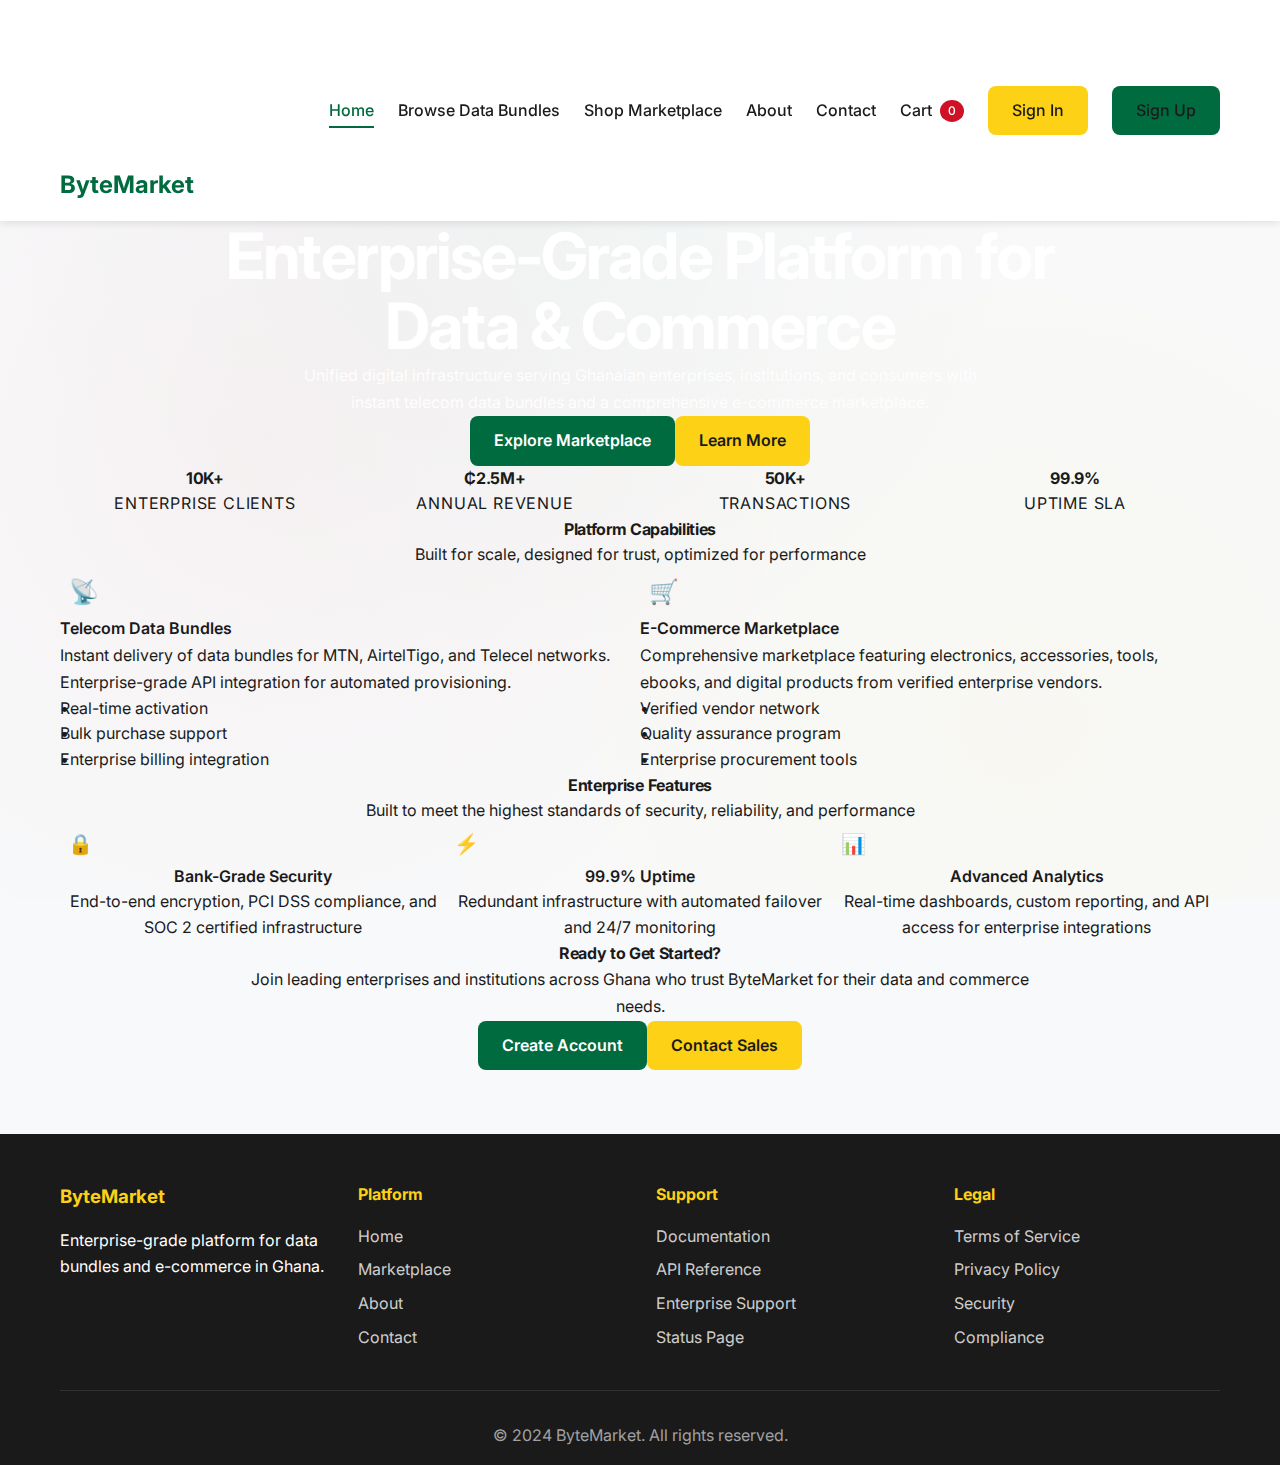
<file: index.html>
<!DOCTYPE html>
<html lang="en">
<head>
    <meta charset="UTF-8">
    <meta name="viewport" content="width=device-width, initial-scale=1.0">
    <title>ByteMarket - Enterprise Data & Commerce Platform</title>
    <link rel="stylesheet" href="static/css/styles.css">
    <link rel="preconnect" href="https://fonts.googleapis.com">
    <link rel="preconnect" href="https://fonts.gstatic.com" crossorigin>
    <link href="https://fonts.googleapis.com/css2?family=Inter:wght@300;400;500;600;700;800&display=swap" rel="stylesheet">
</head>
<body>
    <!-- Navigation -->
    <nav class="navbar">
        <div class="container">
            <div class="nav-content">
                <div class="logo">
                    <a href="index.html">
                        <svg class="logo-icon" viewBox="0 0 40 40" fill="none" xmlns="http://www.w3.org/2000/svg">
                            <!-- Clean, modern B with geometric precision -->
                            <rect x="8" y="8" width="24" height="24" rx="4" class="logo-circle"/>
                            <path d="M14 12H20C22.2091 12 24 13.7909 24 16C24 18.2091 22.2091 20 20 20H14V12Z" class="logo-path-primary"/>
                            <path d="M14 20H20C22.2091 20 24 21.7909 24 24C24 26.2091 22.2091 28 20 28H14V20Z" class="logo-path-primary"/>
                            <line x1="14" y1="12" x2="14" y2="28" stroke="var(--bg-primary)" stroke-width="2.5" stroke-linecap="round"/>
                            <!-- Subtle accent -->
                            <circle cx="30" cy="14" r="2" class="logo-path-accent"/>
                        </svg>
                        <span>ByteMarket</span>
                    </a>
                </div>
                <div class="nav-links">
                    <a href="index.html" class="active">Home</a>
                    <a href="bundle_page.html">Browse Data Bundles</a>
                    <a href="products.html">Shop Marketplace</a>
                    <a href="about.html">About</a>
                    <a href="contact.html">Contact</a>
                    <a href="cart.html" class="cart-link">
                        Cart <span class="cart-count">0</span>
                    </a>
                    <a href="login.html" class="btn-secondary">Sign In</a>
                    <a href="signup.html" class="btn-primary">Sign Up</a>
                </div>
                <button class="mobile-menu-toggle">☰</button>
            </div>
        </div>
    </nav>

    <!-- Hero Section - Executive Grade -->
    <section class="hero" style="padding: var(--space-20) 0 var(--space-16); background: var(--bg-primary); border-bottom: 1px solid var(--border);">
        <div class="container">
            <div class="hero-content" style="max-width: 900px; margin: 0 auto; text-align: center;">
                <h1 style="font-size: clamp(2.5rem, 5vw, 4rem); font-weight: 700; line-height: 1.1; letter-spacing: -0.03em; margin-bottom: var(--space-6); color: var(--text-primary);">
                    Enterprise-Grade Platform for Data & Commerce
                </h1>
                <p style="font-size: var(--font-xl); color: var(--text-tertiary); line-height: 1.7; margin-bottom: var(--space-10); max-width: 700px; margin-left: auto; margin-right: auto;">
                    Unified digital infrastructure serving Ghanaian enterprises, institutions, and consumers with instant telecom data bundles and a comprehensive e-commerce marketplace.
                </p>
                <div class="hero-buttons" style="gap: var(--space-4);">
                    <a href="products.html" class="btn-primary">Explore Marketplace</a>
                    <a href="about.html" class="btn-secondary">Learn More</a>
                </div>
            </div>
        </div>
    </section>

    <!-- Trust Indicators -->
    <section style="padding: var(--space-12) 0; background: var(--bg-secondary); border-bottom: 1px solid var(--border);">
        <div class="container">
            <div style="display: grid; grid-template-columns: repeat(4, 1fr); gap: var(--space-8); text-align: center;">
                <div>
                    <div style="font-size: var(--font-3xl); font-weight: 700; color: var(--primary); margin-bottom: var(--space-2); letter-spacing: -0.02em;">10K+</div>
                    <div style="font-size: var(--font-sm); color: var(--text-tertiary); text-transform: uppercase; letter-spacing: 0.05em;">Enterprise Clients</div>
                </div>
                <div>
                    <div style="font-size: var(--font-3xl); font-weight: 700; color: var(--primary); margin-bottom: var(--space-2); letter-spacing: -0.02em;">₵2.5M+</div>
                    <div style="font-size: var(--font-sm); color: var(--text-tertiary); text-transform: uppercase; letter-spacing: 0.05em;">Annual Revenue</div>
                </div>
                <div>
                    <div style="font-size: var(--font-3xl); font-weight: 700; color: var(--primary); margin-bottom: var(--space-2); letter-spacing: -0.02em;">50K+</div>
                    <div style="font-size: var(--font-sm); color: var(--text-tertiary); text-transform: uppercase; letter-spacing: 0.05em;">Transactions</div>
                </div>
                <div>
                    <div style="font-size: var(--font-3xl); font-weight: 700; color: var(--primary); margin-bottom: var(--space-2); letter-spacing: -0.02em;">99.9%</div>
                    <div style="font-size: var(--font-sm); color: var(--text-tertiary); text-transform: uppercase; letter-spacing: 0.05em;">Uptime SLA</div>
                </div>
            </div>
        </div>
    </section>

    <!-- Platform Overview -->
    <section style="padding: var(--space-20) 0; background: var(--bg-primary);">
        <div class="container">
            <div style="text-align: center; margin-bottom: var(--space-16);">
                <h2 style="font-size: var(--font-3xl); font-weight: 700; margin-bottom: var(--space-4); color: var(--text-primary); letter-spacing: -0.02em;">Platform Capabilities</h2>
                <p style="font-size: var(--font-lg); color: var(--text-tertiary); max-width: 600px; margin: 0 auto;">Built for scale, designed for trust, optimized for performance</p>
            </div>

            <div style="display: grid; grid-template-columns: repeat(2, 1fr); gap: var(--space-8); margin-bottom: var(--space-12);">
                <div style="background: var(--bg-primary); border: 1px solid var(--border); border-radius: var(--radius-lg); padding: var(--space-8);">
                    <div style="width: 48px; height: 48px; background: var(--bg-tertiary); border-radius: var(--radius-md); display: flex; align-items: center; justify-content: center; margin-bottom: var(--space-6);">
                        <div style="font-size: 24px; color: var(--primary);">📡</div>
                    </div>
                    <h3 style="font-size: var(--font-xl); font-weight: 600; margin-bottom: var(--space-3); color: var(--text-primary);">Telecom Data Bundles</h3>
                    <p style="font-size: var(--font-base); color: var(--text-secondary); line-height: 1.7; margin-bottom: var(--space-4);">
                        Instant delivery of data bundles for MTN, AirtelTigo, and Telecel networks. Enterprise-grade API integration for automated provisioning.
                    </p>
                    <ul style="list-style: none; padding: 0; margin: 0;">
                        <li style="font-size: var(--font-sm); color: var(--text-tertiary); margin-bottom: var(--space-2); padding-left: var(--space-4); position: relative;">
                            <span style="position: absolute; left: 0; color: var(--accent-green);">•</span>
                            Real-time activation
                        </li>
                        <li style="font-size: var(--font-sm); color: var(--text-tertiary); margin-bottom: var(--space-2); padding-left: var(--space-4); position: relative;">
                            <span style="position: absolute; left: 0; color: var(--accent-green);">•</span>
                            Bulk purchase support
                        </li>
                        <li style="font-size: var(--font-sm); color: var(--text-tertiary); padding-left: var(--space-4); position: relative;">
                            <span style="position: absolute; left: 0; color: var(--accent-green);">•</span>
                            Enterprise billing integration
                        </li>
                    </ul>
                </div>

                <div style="background: var(--bg-primary); border: 1px solid var(--border); border-radius: var(--radius-lg); padding: var(--space-8);">
                    <div style="width: 48px; height: 48px; background: var(--bg-tertiary); border-radius: var(--radius-md); display: flex; align-items: center; justify-content: center; margin-bottom: var(--space-6);">
                        <div style="font-size: 24px; color: var(--primary);">🛒</div>
                    </div>
                    <h3 style="font-size: var(--font-xl); font-weight: 600; margin-bottom: var(--space-3); color: var(--text-primary);">E-Commerce Marketplace</h3>
                    <p style="font-size: var(--font-base); color: var(--text-secondary); line-height: 1.7; margin-bottom: var(--space-4);">
                        Comprehensive marketplace featuring electronics, accessories, tools, ebooks, and digital products from verified enterprise vendors.
                    </p>
                    <ul style="list-style: none; padding: 0; margin: 0;">
                        <li style="font-size: var(--font-sm); color: var(--text-tertiary); margin-bottom: var(--space-2); padding-left: var(--space-4); position: relative;">
                            <span style="position: absolute; left: 0; color: var(--accent-green);">•</span>
                            Verified vendor network
                        </li>
                        <li style="font-size: var(--font-sm); color: var(--text-tertiary); margin-bottom: var(--space-2); padding-left: var(--space-4); position: relative;">
                            <span style="position: absolute; left: 0; color: var(--accent-green);">•</span>
                            Quality assurance program
                        </li>
                        <li style="font-size: var(--font-sm); color: var(--text-tertiary); padding-left: var(--space-4); position: relative;">
                            <span style="position: absolute; left: 0; color: var(--accent-green);">•</span>
                            Enterprise procurement tools
                        </li>
                    </ul>
                </div>
            </div>
        </div>
    </section>

    <!-- Enterprise Features -->
    <section style="padding: var(--space-20) 0; background: var(--bg-secondary); border-top: 1px solid var(--border); border-bottom: 1px solid var(--border);">
        <div class="container">
            <div style="text-align: center; margin-bottom: var(--space-16);">
                <h2 style="font-size: var(--font-3xl); font-weight: 700; margin-bottom: var(--space-4); color: var(--text-primary); letter-spacing: -0.02em;">Enterprise Features</h2>
                <p style="font-size: var(--font-lg); color: var(--text-tertiary); max-width: 600px; margin: 0 auto;">Built to meet the highest standards of security, reliability, and performance</p>
            </div>

            <div style="display: grid; grid-template-columns: repeat(3, 1fr); gap: var(--space-6);">
                <div style="background: var(--bg-primary); border: 1px solid var(--border); border-radius: var(--radius-lg); padding: var(--space-6); text-align: center;">
                    <div style="width: 40px; height: 40px; background: var(--bg-tertiary); border-radius: var(--radius-md); display: flex; align-items: center; justify-content: center; margin: 0 auto var(--space-4);">
                        <div style="font-size: 20px; color: var(--primary);">🔒</div>
                    </div>
                    <h3 style="font-size: var(--font-lg); font-weight: 600; margin-bottom: var(--space-2); color: var(--text-primary);">Bank-Grade Security</h3>
                    <p style="font-size: var(--font-sm); color: var(--text-tertiary); line-height: 1.6;">End-to-end encryption, PCI DSS compliance, and SOC 2 certified infrastructure</p>
                </div>

                <div style="background: var(--bg-primary); border: 1px solid var(--border); border-radius: var(--radius-lg); padding: var(--space-6); text-align: center;">
                    <div style="width: 40px; height: 40px; background: var(--bg-tertiary); border-radius: var(--radius-md); display: flex; align-items: center; justify-content: center; margin: 0 auto var(--space-4);">
                        <div style="font-size: 20px; color: var(--primary);">⚡</div>
                    </div>
                    <h3 style="font-size: var(--font-lg); font-weight: 600; margin-bottom: var(--space-2); color: var(--text-primary);">99.9% Uptime</h3>
                    <p style="font-size: var(--font-sm); color: var(--text-tertiary); line-height: 1.6;">Redundant infrastructure with automated failover and 24/7 monitoring</p>
                </div>

                <div style="background: var(--bg-primary); border: 1px solid var(--border); border-radius: var(--radius-lg); padding: var(--space-6); text-align: center;">
                    <div style="width: 40px; height: 40px; background: var(--bg-tertiary); border-radius: var(--radius-md); display: flex; align-items: center; justify-content: center; margin: 0 auto var(--space-4);">
                        <div style="font-size: 20px; color: var(--primary);">📊</div>
                    </div>
                    <h3 style="font-size: var(--font-lg); font-weight: 600; margin-bottom: var(--space-2); color: var(--text-primary);">Advanced Analytics</h3>
                    <p style="font-size: var(--font-sm); color: var(--text-tertiary); line-height: 1.6;">Real-time dashboards, custom reporting, and API access for enterprise integrations</p>
                </div>
            </div>
        </div>
    </section>

    <!-- CTA Section -->
    <section style="padding: var(--space-20) 0; background: var(--bg-primary);">
        <div class="container">
            <div style="max-width: 800px; margin: 0 auto; text-align: center; background: var(--bg-secondary); border: 1px solid var(--border); border-radius: var(--radius-xl); padding: var(--space-16);">
                <h2 style="font-size: var(--font-3xl); font-weight: 700; margin-bottom: var(--space-4); color: var(--text-primary); letter-spacing: -0.02em;">Ready to Get Started?</h2>
                <p style="font-size: var(--font-lg); color: var(--text-tertiary); margin-bottom: var(--space-8); line-height: 1.7;">
                    Join leading enterprises and institutions across Ghana who trust ByteMarket for their data and commerce needs.
                </p>
                <div style="display: flex; gap: var(--space-4); justify-content: center; flex-wrap: wrap;">
                    <a href="signup.html" class="btn-primary">Create Account</a>
                    <a href="contact.html" class="btn-secondary">Contact Sales</a>
                </div>
            </div>
        </div>
    </section>

    <!-- Footer -->
    <footer class="footer">
        <div class="container">
            <div class="footer-content">
                <div class="footer-section">
                    <h3>ByteMarket</h3>
                    <p>Enterprise-grade platform for data bundles and e-commerce in Ghana.</p>
                </div>
                <div class="footer-section">
                    <h4>Platform</h4>
                    <ul>
                        <li><a href="index.html">Home</a></li>
                        <li><a href="products.html">Marketplace</a></li>
                        <li><a href="about.html">About</a></li>
                        <li><a href="contact.html">Contact</a></li>
                    </ul>
                </div>
                <div class="footer-section">
                    <h4>Support</h4>
                    <ul>
                        <li><a href="#">Documentation</a></li>
                        <li><a href="#">API Reference</a></li>
                        <li><a href="#">Enterprise Support</a></li>
                        <li><a href="#">Status Page</a></li>
                    </ul>
                </div>
                <div class="footer-section">
                    <h4>Legal</h4>
                    <ul>
                        <li><a href="#">Terms of Service</a></li>
                        <li><a href="#">Privacy Policy</a></li>
                        <li><a href="#">Security</a></li>
                        <li><a href="#">Compliance</a></li>
                    </ul>
                </div>
            </div>
            <div class="footer-bottom">
                <p>&copy; 2024 ByteMarket. All rights reserved.</p>
            </div>
        </div>
    </footer>

    <script src="js/main.js"></script>
    <script src="js/cart.js"></script>
    <script>
        // Mobile menu toggle
        document.querySelector('.mobile-menu-toggle')?.addEventListener('click', function() {
            document.querySelector('.nav-links').classList.toggle('active');
        });
    </script>
</body>
</html>
</file>
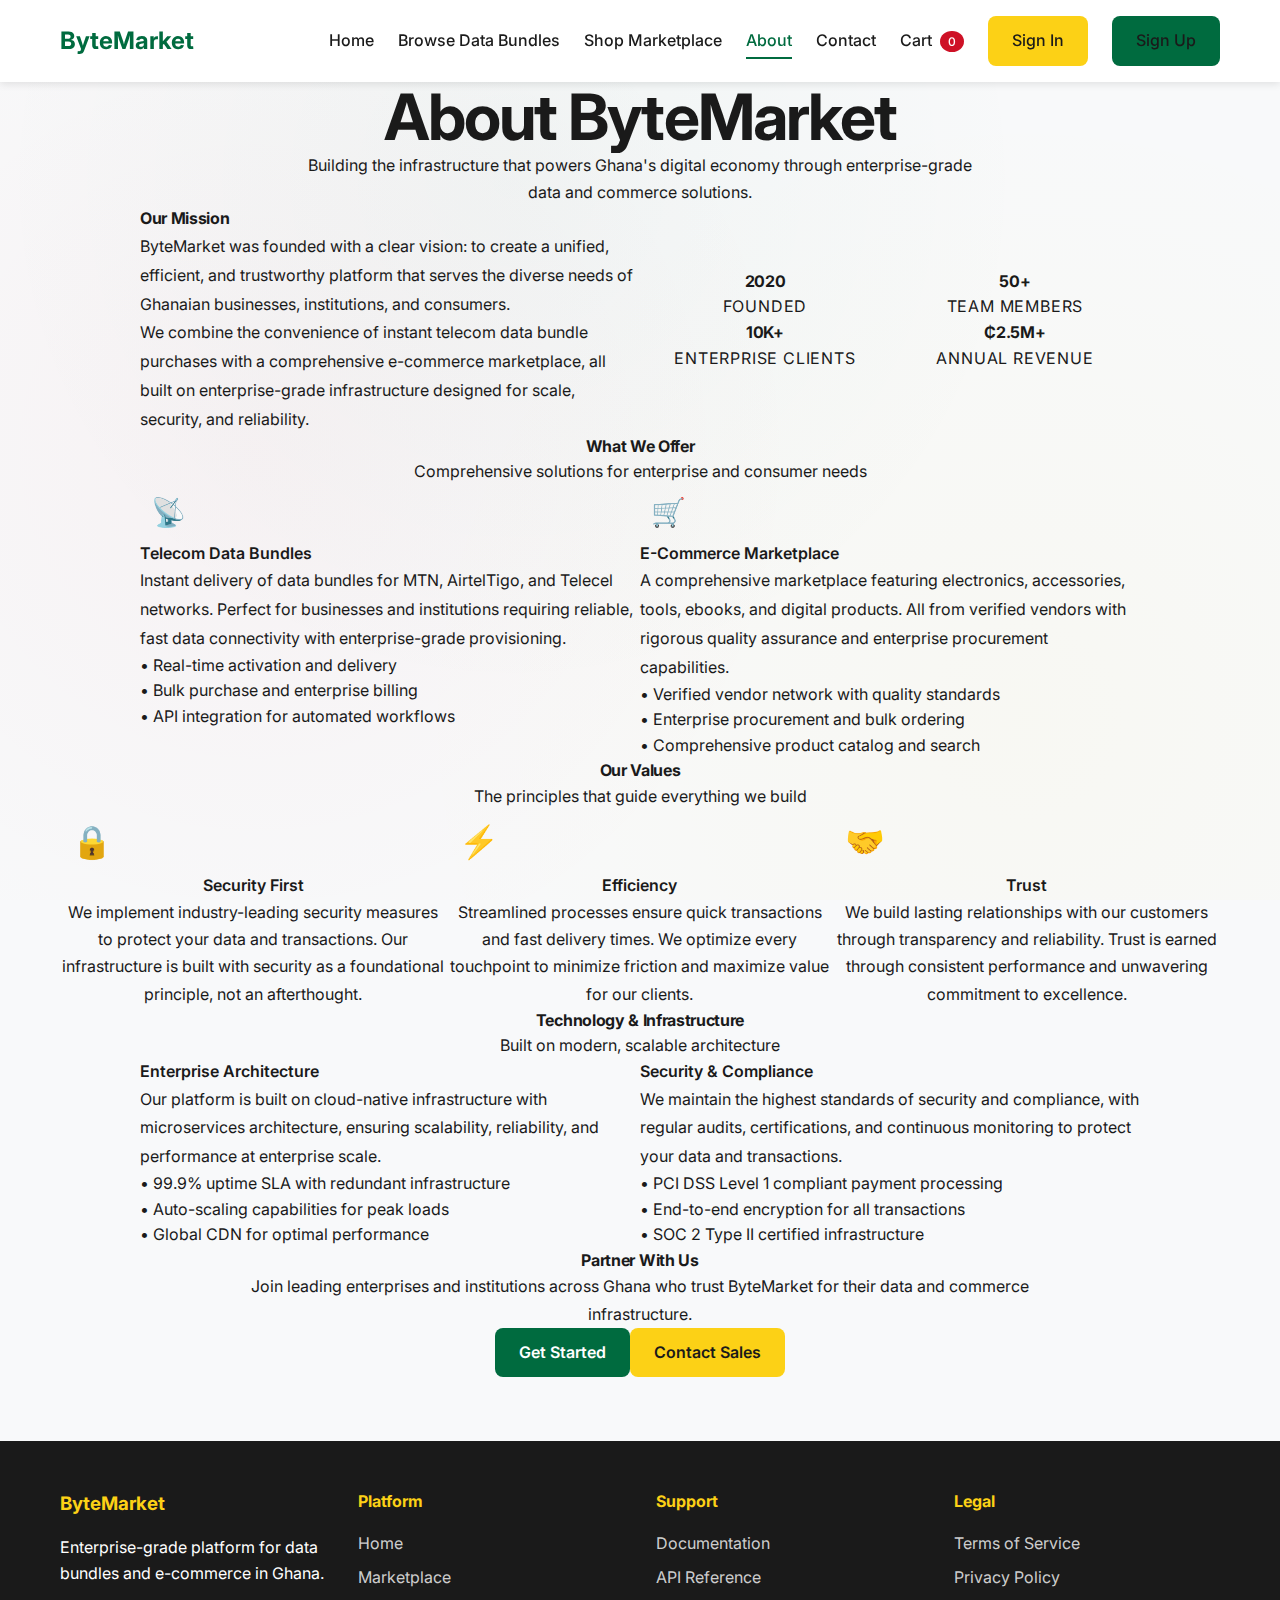
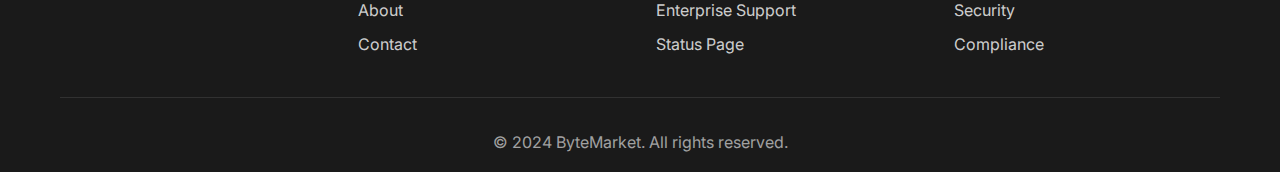
<file: about.html>
<!DOCTYPE html>
<html lang="en">
<head>
    <meta charset="UTF-8">
    <meta name="viewport" content="width=device-width, initial-scale=1.0">
    <title>About ByteMarket - Enterprise Platform</title>
    <link rel="stylesheet" href="static/css/styles.css">
    <link rel="preconnect" href="https://fonts.googleapis.com">
    <link rel="preconnect" href="https://fonts.gstatic.com" crossorigin>
    <link href="https://fonts.googleapis.com/css2?family=Inter:wght@300;400;500;600;700;800&display=swap" rel="stylesheet">
</head>
<body>
    <!-- Navigation -->
    <nav class="navbar">
        <div class="container">
            <div class="nav-content">
                <div class="logo">
                    <a href="index.html">ByteMarket</a>
                </div>
                <div class="nav-links">
                    <a href="index.html">Home</a>
                    <a href="products.html?category=data">Browse Data Bundles</a>
                    <a href="products.html">Shop Marketplace</a>
                    <a href="about.html" class="active">About</a>
                    <a href="contact.html">Contact</a>
                    <a href="cart.html" class="cart-link">
                        Cart <span class="cart-count">0</span>
                    </a>
                    <a href="login.html" class="btn-secondary">Sign In</a>
                    <a href="signup.html" class="btn-primary">Sign Up</a>
                </div>
                <button class="mobile-menu-toggle">☰</button>
            </div>
        </div>
    </nav>

    <!-- Hero Section -->
    <section style="padding: var(--space-16) 0; background: var(--bg-primary); border-bottom: 1px solid var(--border);">
        <div class="container">
            <div style="max-width: 900px; margin: 0 auto; text-align: center;">
                <h1 style="font-size: clamp(2.5rem, 5vw, 4rem); font-weight: 700; line-height: 1.1; letter-spacing: -0.03em; margin-bottom: var(--space-6); color: var(--text-primary);">
                    About ByteMarket
                </h1>
                <p style="font-size: var(--font-xl); color: var(--text-tertiary); line-height: 1.7; max-width: 700px; margin: 0 auto;">
                    Building the infrastructure that powers Ghana's digital economy through enterprise-grade data and commerce solutions.
                </p>
            </div>
        </div>
    </section>

    <!-- Mission Section -->
    <section style="padding: var(--space-20) 0; background: var(--bg-primary);">
        <div class="container">
            <div style="max-width: 1000px; margin: 0 auto;">
                <div style="display: grid; grid-template-columns: 1fr 1fr; gap: var(--space-16); align-items: center; margin-bottom: var(--space-20);">
                    <div>
                        <h2 style="font-size: var(--font-3xl); font-weight: 700; margin-bottom: var(--space-6); color: var(--text-primary); letter-spacing: -0.02em;">Our Mission</h2>
                        <p style="font-size: var(--font-lg); color: var(--text-secondary); line-height: 1.8; margin-bottom: var(--space-6);">
                            ByteMarket was founded with a clear vision: to create a unified, efficient, and trustworthy platform that serves the diverse needs of Ghanaian businesses, institutions, and consumers.
                        </p>
                        <p style="font-size: var(--font-base); color: var(--text-tertiary); line-height: 1.8;">
                            We combine the convenience of instant telecom data bundle purchases with a comprehensive e-commerce marketplace, all built on enterprise-grade infrastructure designed for scale, security, and reliability.
                        </p>
                    </div>
                    <div style="background: var(--bg-secondary); border: 1px solid var(--border); border-radius: var(--radius-xl); padding: var(--space-8);">
                        <div style="display: grid; grid-template-columns: repeat(2, 1fr); gap: var(--space-6);">
                            <div style="text-align: center;">
                                <div style="font-size: var(--font-3xl); font-weight: 700; color: var(--primary); margin-bottom: var(--space-2); letter-spacing: -0.02em;">2020</div>
                                <div style="font-size: var(--font-xs); color: var(--text-tertiary); text-transform: uppercase; letter-spacing: 0.05em;">Founded</div>
                            </div>
                            <div style="text-align: center;">
                                <div style="font-size: var(--font-3xl); font-weight: 700; color: var(--primary); margin-bottom: var(--space-2); letter-spacing: -0.02em;">50+</div>
                                <div style="font-size: var(--font-xs); color: var(--text-tertiary); text-transform: uppercase; letter-spacing: 0.05em;">Team Members</div>
                            </div>
                            <div style="text-align: center;">
                                <div style="font-size: var(--font-3xl); font-weight: 700; color: var(--primary); margin-bottom: var(--space-2); letter-spacing: -0.02em;">10K+</div>
                                <div style="font-size: var(--font-xs); color: var(--text-tertiary); text-transform: uppercase; letter-spacing: 0.05em;">Enterprise Clients</div>
                            </div>
                            <div style="text-align: center;">
                                <div style="font-size: var(--font-3xl); font-weight: 700; color: var(--primary); margin-bottom: var(--space-2); letter-spacing: -0.02em;">₵2.5M+</div>
                                <div style="font-size: var(--font-xs); color: var(--text-tertiary); text-transform: uppercase; letter-spacing: 0.05em;">Annual Revenue</div>
                            </div>
                        </div>
                    </div>
                </div>
            </div>
        </div>
    </section>

    <!-- What We Offer -->
    <section style="padding: var(--space-20) 0; background: var(--bg-secondary); border-top: 1px solid var(--border); border-bottom: 1px solid var(--border);">
        <div class="container">
            <div style="text-align: center; margin-bottom: var(--space-16);">
                <h2 style="font-size: var(--font-3xl); font-weight: 700; margin-bottom: var(--space-4); color: var(--text-primary); letter-spacing: -0.02em;">What We Offer</h2>
                <p style="font-size: var(--font-lg); color: var(--text-tertiary); max-width: 600px; margin: 0 auto;">Comprehensive solutions for enterprise and consumer needs</p>
            </div>

            <div style="display: grid; grid-template-columns: repeat(2, 1fr); gap: var(--space-8); max-width: 1000px; margin: 0 auto;">
                <div style="background: var(--bg-primary); border: 1px solid var(--border); border-radius: var(--radius-lg); padding: var(--space-8);">
                    <div style="width: 56px; height: 56px; background: var(--bg-tertiary); border-radius: var(--radius-md); display: flex; align-items: center; justify-content: center; margin-bottom: var(--space-6);">
                        <div style="font-size: 28px; color: var(--primary);">📡</div>
                    </div>
                    <h3 style="font-size: var(--font-2xl); font-weight: 600; margin-bottom: var(--space-4); color: var(--text-primary);">Telecom Data Bundles</h3>
                    <p style="font-size: var(--font-base); color: var(--text-secondary); line-height: 1.8; margin-bottom: var(--space-6);">
                        Instant delivery of data bundles for MTN, AirtelTigo, and Telecel networks. Perfect for businesses and institutions requiring reliable, fast data connectivity with enterprise-grade provisioning.
                    </p>
                    <div style="border-top: 1px solid var(--border); padding-top: var(--space-6);">
                        <div style="font-size: var(--font-sm); color: var(--text-tertiary); margin-bottom: var(--space-2);">• Real-time activation and delivery</div>
                        <div style="font-size: var(--font-sm); color: var(--text-tertiary); margin-bottom: var(--space-2);">• Bulk purchase and enterprise billing</div>
                        <div style="font-size: var(--font-sm); color: var(--text-tertiary);">• API integration for automated workflows</div>
                    </div>
                </div>

                <div style="background: var(--bg-primary); border: 1px solid var(--border); border-radius: var(--radius-lg); padding: var(--space-8);">
                    <div style="width: 56px; height: 56px; background: var(--bg-tertiary); border-radius: var(--radius-md); display: flex; align-items: center; justify-content: center; margin-bottom: var(--space-6);">
                        <div style="font-size: 28px; color: var(--primary);">🛒</div>
                    </div>
                    <h3 style="font-size: var(--font-2xl); font-weight: 600; margin-bottom: var(--space-4); color: var(--text-primary);">E-Commerce Marketplace</h3>
                    <p style="font-size: var(--font-base); color: var(--text-secondary); line-height: 1.8; margin-bottom: var(--space-6);">
                        A comprehensive marketplace featuring electronics, accessories, tools, ebooks, and digital products. All from verified vendors with rigorous quality assurance and enterprise procurement capabilities.
                    </p>
                    <div style="border-top: 1px solid var(--border); padding-top: var(--space-6);">
                        <div style="font-size: var(--font-sm); color: var(--text-tertiary); margin-bottom: var(--space-2);">• Verified vendor network with quality standards</div>
                        <div style="font-size: var(--font-sm); color: var(--text-tertiary); margin-bottom: var(--space-2);">• Enterprise procurement and bulk ordering</div>
                        <div style="font-size: var(--font-sm); color: var(--text-tertiary);">• Comprehensive product catalog and search</div>
                    </div>
                </div>
            </div>
        </div>
    </section>

    <!-- Our Values -->
    <section style="padding: var(--space-20) 0; background: var(--bg-primary);">
        <div class="container">
            <div style="text-align: center; margin-bottom: var(--space-16);">
                <h2 style="font-size: var(--font-3xl); font-weight: 700; margin-bottom: var(--space-4); color: var(--text-primary); letter-spacing: -0.02em;">Our Values</h2>
                <p style="font-size: var(--font-lg); color: var(--text-tertiary); max-width: 600px; margin: 0 auto;">The principles that guide everything we build</p>
            </div>

            <div style="display: grid; grid-template-columns: repeat(3, 1fr); gap: var(--space-8); max-width: 1200px; margin: 0 auto;">
                <div style="background: var(--bg-primary); border: 1px solid var(--border); border-radius: var(--radius-lg); padding: var(--space-8); text-align: center;">
                    <div style="width: 64px; height: 64px; background: var(--bg-tertiary); border-radius: var(--radius-lg); display: flex; align-items: center; justify-content: center; margin: 0 auto var(--space-6);">
                        <div style="font-size: 32px; color: var(--primary);">🔒</div>
                    </div>
                    <h3 style="font-size: var(--font-xl); font-weight: 600; margin-bottom: var(--space-4); color: var(--text-primary);">Security First</h3>
                    <p style="font-size: var(--font-base); color: var(--text-secondary); line-height: 1.7;">
                        We implement industry-leading security measures to protect your data and transactions. Our infrastructure is built with security as a foundational principle, not an afterthought.
                    </p>
                </div>

                <div style="background: var(--bg-primary); border: 1px solid var(--border); border-radius: var(--radius-lg); padding: var(--space-8); text-align: center;">
                    <div style="width: 64px; height: 64px; background: var(--bg-tertiary); border-radius: var(--radius-lg); display: flex; align-items: center; justify-content: center; margin: 0 auto var(--space-6);">
                        <div style="font-size: 32px; color: var(--primary);">⚡</div>
                    </div>
                    <h3 style="font-size: var(--font-xl); font-weight: 600; margin-bottom: var(--space-4); color: var(--text-primary);">Efficiency</h3>
                    <p style="font-size: var(--font-base); color: var(--text-secondary); line-height: 1.7;">
                        Streamlined processes ensure quick transactions and fast delivery times. We optimize every touchpoint to minimize friction and maximize value for our clients.
                    </p>
                </div>

                <div style="background: var(--bg-primary); border: 1px solid var(--border); border-radius: var(--radius-lg); padding: var(--space-8); text-align: center;">
                    <div style="width: 64px; height: 64px; background: var(--bg-tertiary); border-radius: var(--radius-lg); display: flex; align-items: center; justify-content: center; margin: 0 auto var(--space-6);">
                        <div style="font-size: 32px; color: var(--primary);">🤝</div>
                    </div>
                    <h3 style="font-size: var(--font-xl); font-weight: 600; margin-bottom: var(--space-4); color: var(--text-primary);">Trust</h3>
                    <p style="font-size: var(--font-base); color: var(--text-secondary); line-height: 1.7;">
                        We build lasting relationships with our customers through transparency and reliability. Trust is earned through consistent performance and unwavering commitment to excellence.
                    </p>
                </div>
            </div>
        </div>
    </section>

    <!-- Technology & Infrastructure -->
    <section style="padding: var(--space-20) 0; background: var(--bg-secondary); border-top: 1px solid var(--border); border-bottom: 1px solid var(--border);">
        <div class="container">
            <div style="max-width: 1000px; margin: 0 auto;">
                <div style="text-align: center; margin-bottom: var(--space-16);">
                    <h2 style="font-size: var(--font-3xl); font-weight: 700; margin-bottom: var(--space-4); color: var(--text-primary); letter-spacing: -0.02em;">Technology & Infrastructure</h2>
                    <p style="font-size: var(--font-lg); color: var(--text-tertiary); max-width: 600px; margin: 0 auto;">Built on modern, scalable architecture</p>
                </div>

                <div style="display: grid; grid-template-columns: repeat(2, 1fr); gap: var(--space-8);">
                    <div style="background: var(--bg-primary); border: 1px solid var(--border); border-radius: var(--radius-lg); padding: var(--space-8);">
                        <h3 style="font-size: var(--font-xl); font-weight: 600; margin-bottom: var(--space-4); color: var(--text-primary);">Enterprise Architecture</h3>
                        <p style="font-size: var(--font-base); color: var(--text-secondary); line-height: 1.8; margin-bottom: var(--space-6);">
                            Our platform is built on cloud-native infrastructure with microservices architecture, ensuring scalability, reliability, and performance at enterprise scale.
                        </p>
                        <div style="border-top: 1px solid var(--border); padding-top: var(--space-6);">
                            <div style="font-size: var(--font-sm); color: var(--text-tertiary); margin-bottom: var(--space-3);">• 99.9% uptime SLA with redundant infrastructure</div>
                            <div style="font-size: var(--font-sm); color: var(--text-tertiary); margin-bottom: var(--space-3);">• Auto-scaling capabilities for peak loads</div>
                            <div style="font-size: var(--font-sm); color: var(--text-tertiary);">• Global CDN for optimal performance</div>
                        </div>
                    </div>

                    <div style="background: var(--bg-primary); border: 1px solid var(--border); border-radius: var(--radius-lg); padding: var(--space-8);">
                        <h3 style="font-size: var(--font-xl); font-weight: 600; margin-bottom: var(--space-4); color: var(--text-primary);">Security & Compliance</h3>
                        <p style="font-size: var(--font-base); color: var(--text-secondary); line-height: 1.8; margin-bottom: var(--space-6);">
                            We maintain the highest standards of security and compliance, with regular audits, certifications, and continuous monitoring to protect your data and transactions.
                        </p>
                        <div style="border-top: 1px solid var(--border); padding-top: var(--space-6);">
                            <div style="font-size: var(--font-sm); color: var(--text-tertiary); margin-bottom: var(--space-3);">• PCI DSS Level 1 compliant payment processing</div>
                            <div style="font-size: var(--font-sm); color: var(--text-tertiary); margin-bottom: var(--space-3);">• End-to-end encryption for all transactions</div>
                            <div style="font-size: var(--font-sm); color: var(--text-tertiary);">• SOC 2 Type II certified infrastructure</div>
                        </div>
                    </div>
                </div>
            </div>
        </div>
    </section>

    <!-- CTA Section -->
    <section style="padding: var(--space-20) 0; background: var(--bg-primary);">
        <div class="container">
            <div style="max-width: 800px; margin: 0 auto; text-align: center; background: var(--bg-secondary); border: 1px solid var(--border); border-radius: var(--radius-xl); padding: var(--space-16);">
                <h2 style="font-size: var(--font-3xl); font-weight: 700; margin-bottom: var(--space-4); color: var(--text-primary); letter-spacing: -0.02em;">Partner With Us</h2>
                <p style="font-size: var(--font-lg); color: var(--text-tertiary); margin-bottom: var(--space-8); line-height: 1.7;">
                    Join leading enterprises and institutions across Ghana who trust ByteMarket for their data and commerce infrastructure.
                </p>
                <div style="display: flex; gap: var(--space-4); justify-content: center; flex-wrap: wrap;">
                    <a href="signup.html" class="btn-primary">Get Started</a>
                    <a href="contact.html" class="btn-secondary">Contact Sales</a>
                </div>
            </div>
        </div>
    </section>

    <!-- Footer -->
    <footer class="footer">
        <div class="container">
            <div class="footer-content">
                <div class="footer-section">
                    <h3>ByteMarket</h3>
                    <p>Enterprise-grade platform for data bundles and e-commerce in Ghana.</p>
                </div>
                <div class="footer-section">
                    <h4>Platform</h4>
                    <ul>
                        <li><a href="index.html">Home</a></li>
                        <li><a href="products.html">Marketplace</a></li>
                        <li><a href="about.html">About</a></li>
                        <li><a href="contact.html">Contact</a></li>
                    </ul>
                </div>
                <div class="footer-section">
                    <h4>Support</h4>
                    <ul>
                        <li><a href="#">Documentation</a></li>
                        <li><a href="#">API Reference</a></li>
                        <li><a href="#">Enterprise Support</a></li>
                        <li><a href="#">Status Page</a></li>
                    </ul>
                </div>
                <div class="footer-section">
                    <h4>Legal</h4>
                    <ul>
                        <li><a href="#">Terms of Service</a></li>
                        <li><a href="#">Privacy Policy</a></li>
                        <li><a href="#">Security</a></li>
                        <li><a href="#">Compliance</a></li>
                    </ul>
                </div>
            </div>
            <div class="footer-bottom">
                <p>&copy; 2024 ByteMarket. All rights reserved.</p>
            </div>
        </div>
    </footer>

    <script src="js/main.js"></script>
    <script src="js/cart.js"></script>
    <script>
        // Mobile menu toggle
        document.querySelector('.mobile-menu-toggle')?.addEventListener('click', function() {
            document.querySelector('.nav-links').classList.toggle('active');
        });
    </script>
</body>
</html>
</file>
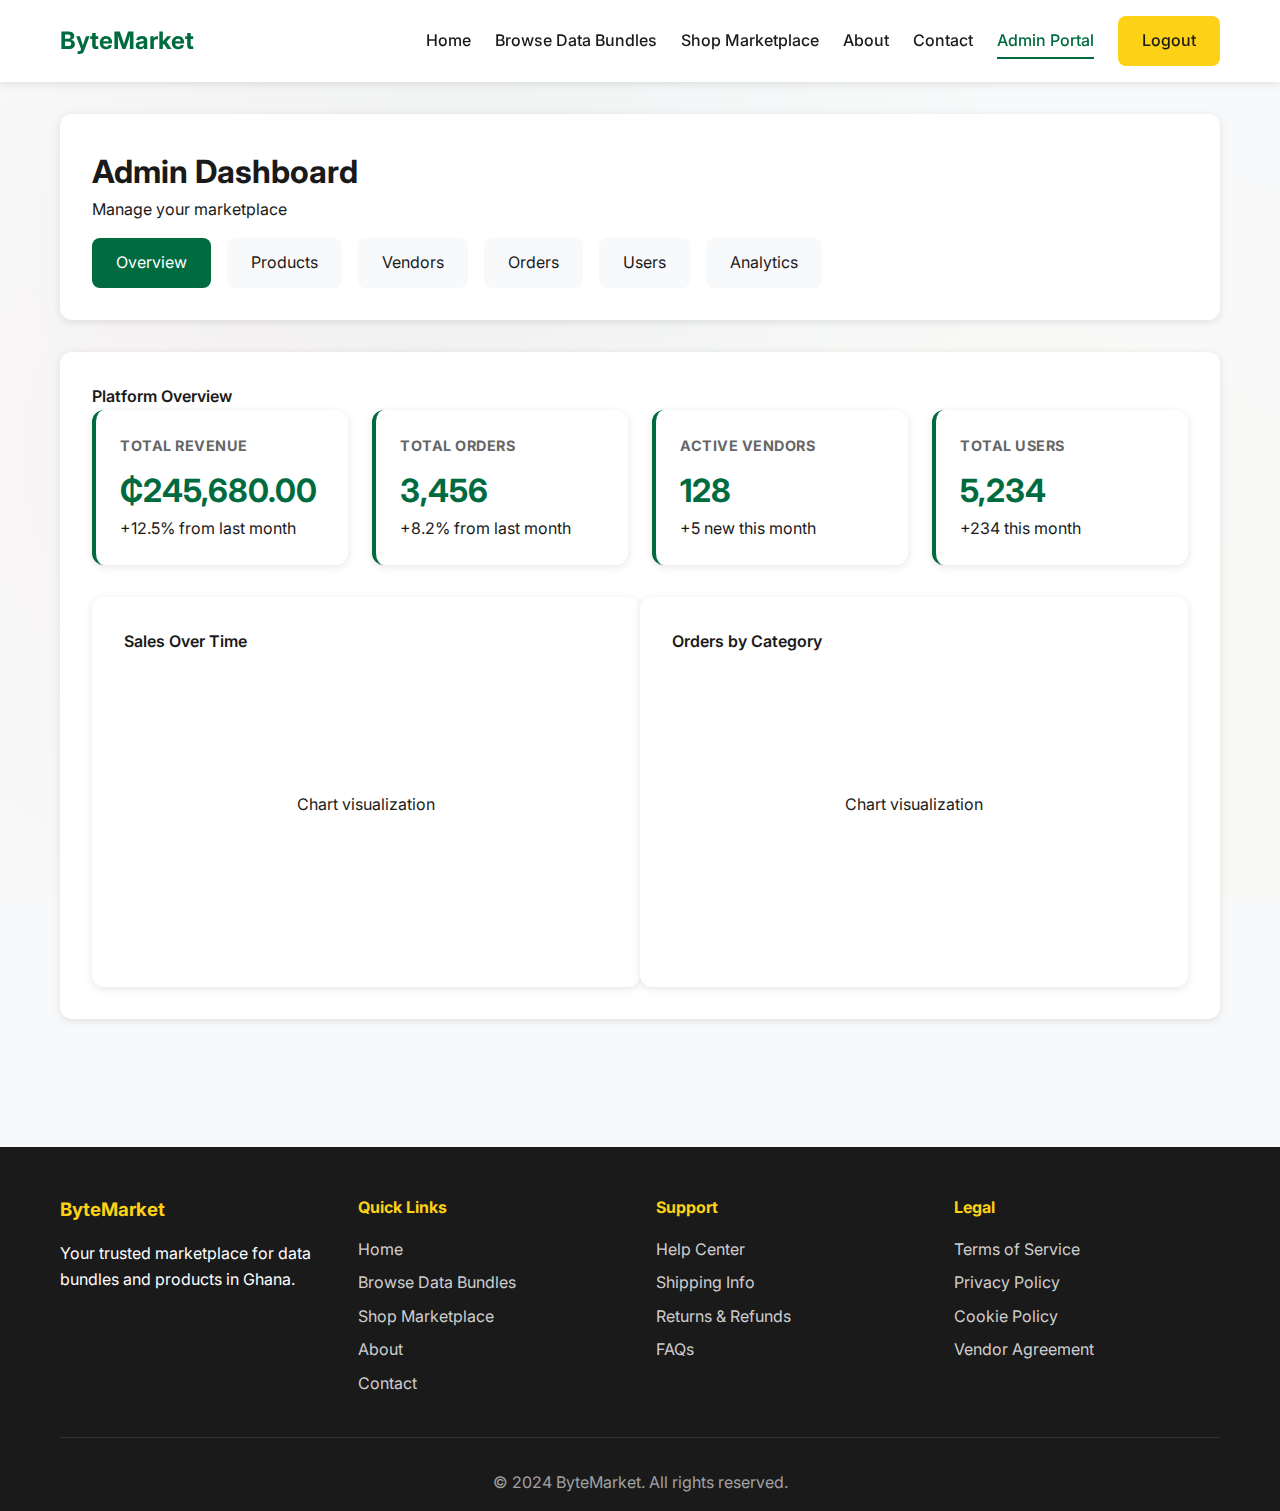
<file: admin-dashboard.html>
<!DOCTYPE html>
<html lang="en">
<head>
    <meta charset="UTF-8">
    <meta name="viewport" content="width=device-width, initial-scale=1.0">
    <title>Admin Dashboard - ByteMarket</title>
    <link rel="stylesheet" href="static/css/styles.css">
    <link rel="preconnect" href="https://fonts.googleapis.com">
    <link rel="preconnect" href="https://fonts.gstatic.com" crossorigin>
    <link href="https://fonts.googleapis.com/css2?family=Inter:wght@300;400;500;600;700&display=swap" rel="stylesheet">
</head>
<body>
    <!-- Navigation -->
    <nav class="navbar">
        <div class="container">
            <div class="nav-content">
                <div class="logo">
                    <a href="index.html">ByteMarket</a>
                </div>
                <div class="nav-links">
                    <a href="index.html">Home</a>
                    <a href="products.html?category=data">Browse Data Bundles</a>
                    <a href="products.html">Shop Marketplace</a>
                    <a href="about.html">About</a>
                    <a href="contact.html">Contact</a>
                    <a href="admin-dashboard.html" class="active">Admin Portal</a>
                    <a href="#" onclick="logout()" class="btn-secondary">Logout</a>
                </div>
            </div>
        </div>
    </nav>

    <!-- Admin Dashboard -->
    <section class="dashboard">
        <div class="container">
            <div class="dashboard-header">
                <h1>Admin Dashboard</h1>
                <p>Manage your marketplace</p>
                <div class="dashboard-nav">
                    <a href="#overview" class="active" onclick="showAdminSection('overview')">Overview</a>
                    <a href="#products" onclick="showAdminSection('products')">Products</a>
                    <a href="#vendors" onclick="showAdminSection('vendors')">Vendors</a>
                    <a href="#orders" onclick="showAdminSection('orders')">Orders</a>
                    <a href="#users" onclick="showAdminSection('users')">Users</a>
                    <a href="#analytics" onclick="showAdminSection('analytics')">Analytics</a>
                </div>
            </div>

            <!-- Overview Section -->
            <div id="overview" class="dashboard-section">
                <h2 style="font-size: var(--font-xl); font-weight: 600; margin-bottom: var(--space-6); padding-bottom: var(--space-4); border-bottom: 1px solid var(--border);">Platform Overview</h2>
                <div class="stats-grid">
                    <div class="stat-card">
                        <h3>Total Revenue</h3>
                        <div class="stat-value">₵245,680.00</div>
                        <div class="stat-change" style="color: var(--accent-green);">+12.5% from last month</div>
                    </div>
                    <div class="stat-card">
                        <h3>Total Orders</h3>
                        <div class="stat-value">3,456</div>
                        <div class="stat-change" style="color: var(--accent-green);">+8.2% from last month</div>
                    </div>
                    <div class="stat-card">
                        <h3>Active Vendors</h3>
                        <div class="stat-value">128</div>
                        <div class="stat-change" style="color: var(--accent-green);">+5 new this month</div>
                    </div>
                    <div class="stat-card">
                        <h3>Total Users</h3>
                        <div class="stat-value">5,234</div>
                        <div class="stat-change" style="color: var(--accent-green);">+234 this month</div>
                    </div>
                </div>

                <div style="display: grid; grid-template-columns: 1fr 1fr; gap: var(--space-6); margin-top: var(--space-8);">
                    <div class="dashboard-section" style="margin: 0;">
                        <h3 style="font-size: var(--font-lg); font-weight: 600; margin-bottom: var(--space-4);">Sales Over Time</h3>
                        <div style="height: 300px; background: var(--bg-tertiary); border-radius: var(--radius-lg); display: flex; align-items: center; justify-content: center; color: var(--text-muted); font-size: var(--font-sm);">
                            Chart visualization
                        </div>
                    </div>
                    <div class="dashboard-section" style="margin: 0;">
                        <h3 style="font-size: var(--font-lg); font-weight: 600; margin-bottom: var(--space-4);">Orders by Category</h3>
                        <div style="height: 300px; background: var(--bg-tertiary); border-radius: var(--radius-lg); display: flex; align-items: center; justify-content: center; color: var(--text-muted); font-size: var(--font-sm);">
                            Chart visualization
                        </div>
                    </div>
                </div>
            </div>

            <!-- Products Section -->
            <div id="products" class="dashboard-section" style="display: none;">
                <div style="display: flex; justify-content: space-between; align-items: center; margin-bottom: var(--space-6); padding-bottom: var(--space-4); border-bottom: 1px solid var(--border);">
                    <h2 style="font-size: var(--font-xl); font-weight: 600; margin: 0;">All Products</h2>
                    <button class="btn-primary" style="font-size: var(--font-sm);">Add Product</button>
                </div>
                <div class="table-container">
                    <table>
                        <thead>
                            <tr>
                                <th>Product ID</th>
                                <th>Name</th>
                                <th>Vendor</th>
                                <th>Category</th>
                                <th>Price</th>
                                <th>Stock</th>
                                <th>Status</th>
                                <th>Actions</th>
                            </tr>
                        </thead>
                        <tbody id="adminProductsTable">
                            <tr>
                                <td>#PROD-001</td>
                                <td>MTN 10GB Data Bundle</td>
                                <td>DataVendor Ltd</td>
                                <td>Data Plans</td>
                                <td>₵45.00</td>
                                <td>50</td>
                                <td><span style="color: var(--ghana-green);">Active</span></td>
                                <td>
                                    <button class="btn-outline" style="padding: 0.5rem 1rem; font-size: 0.9rem;">Edit</button>
                                    <button class="btn-secondary" style="padding: 0.5rem 1rem; font-size: 0.9rem; margin-left: 0.5rem;">Disable</button>
                                </td>
                            </tr>
                        </tbody>
                    </table>
                </div>
            </div>

            <!-- Vendors Section -->
            <div id="vendors" class="dashboard-section" style="display: none;">
                <h2>Vendors</h2>
                <div class="table-container">
                    <table>
                        <thead>
                            <tr>
                                <th>Vendor ID</th>
                                <th>Business Name</th>
                                <th>Email</th>
                                <th>Phone</th>
                                <th>Products</th>
                                <th>Total Sales</th>
                                <th>Status</th>
                                <th>Actions</th>
                            </tr>
                        </thead>
                        <tbody id="adminVendorsTable">
                            <tr>
                                <td>#VEND-001</td>
                                <td>DataVendor Ltd</td>
                                <td>contact@datavendor.com</td>
                                <td>+233 XX XXX XXXX</td>
                                <td>15</td>
                                <td>₵12,450.00</td>
                                <td><span style="color: var(--ghana-green);">Active</span></td>
                                <td>
                                    <button class="btn-outline" style="padding: 0.5rem 1rem; font-size: 0.9rem;">View</button>
                                    <button class="btn-secondary" style="padding: 0.5rem 1rem; font-size: 0.9rem; margin-left: 0.5rem;">Suspend</button>
                                </td>
                            </tr>
                        </tbody>
                    </table>
                </div>
            </div>

            <!-- Orders Section -->
            <div id="orders" class="dashboard-section" style="display: none;">
                <h2>All Orders</h2>
                <div class="table-container">
                    <table>
                        <thead>
                            <tr>
                                <th>Order ID</th>
                                <th>Customer</th>
                                <th>Vendor</th>
                                <th>Product</th>
                                <th>Amount</th>
                                <th>Status</th>
                                <th>Date</th>
                                <th>Actions</th>
                            </tr>
                        </thead>
                        <tbody id="adminOrdersTable">
                            <tr>
                                <td>#ORD-001</td>
                                <td>John Doe</td>
                                <td>DataVendor Ltd</td>
                                <td>MTN 10GB Data Bundle</td>
                                <td>₵45.00</td>
                                <td><span style="color: var(--ghana-green);">Completed</span></td>
                                <td>2024-12-15</td>
                                <td><a href="#" style="color: var(--primary-color);">View</a></td>
                            </tr>
                        </tbody>
                    </table>
                </div>
            </div>

            <!-- Users Section -->
            <div id="users" class="dashboard-section" style="display: none;">
                <h2>Users</h2>
                <div class="table-container">
                    <table>
                        <thead>
                            <tr>
                                <th>User ID</th>
                                <th>Name</th>
                                <th>Email</th>
                                <th>Phone</th>
                                <th>Orders</th>
                                <th>Status</th>
                                <th>Actions</th>
                            </tr>
                        </thead>
                        <tbody id="adminUsersTable">
                            <tr>
                                <td>#USER-001</td>
                                <td>John Doe</td>
                                <td>john@example.com</td>
                                <td>+233 XX XXX XXXX</td>
                                <td>5</td>
                                <td><span style="color: var(--ghana-green);">Active</span></td>
                                <td>
                                    <button class="btn-outline" style="padding: 0.5rem 1rem; font-size: 0.9rem;">View</button>
                                    <button class="btn-secondary" style="padding: 0.5rem 1rem; font-size: 0.9rem; margin-left: 0.5rem;">Ban</button>
                                </td>
                            </tr>
                        </tbody>
                    </table>
                </div>
            </div>

            <!-- Analytics Section -->
            <div id="analytics" class="dashboard-section" style="display: none;">
                <h2>Platform Analytics</h2>
                <div class="chart-container">
                    <h3>Revenue Trends</h3>
                    <div class="chart-placeholder">
                        Revenue trends chart would be displayed here
                    </div>
                </div>
                <div class="chart-container" style="margin-top: 2rem;">
                    <h3>Orders Over Time</h3>
                    <div class="chart-placeholder">
                        Orders chart would be displayed here
                    </div>
                </div>
                <div class="chart-container" style="margin-top: 2rem;">
                    <h3>Top Vendors by Sales</h3>
                    <div class="chart-placeholder">
                        Top vendors chart would be displayed here
                    </div>
                </div>
            </div>
        </div>
    </section>

    <!-- Footer -->
    <footer class="footer">
        <div class="container">
            <div class="footer-content">
                <div class="footer-section">
                    <h3>ByteMarket</h3>
                    <p>Your trusted marketplace for data bundles and products in Ghana.</p>
                </div>
                <div class="footer-section">
                    <h4>Quick Links</h4>
                    <ul>
                        <li><a href="index.html">Home</a></li>
                        <li><a href="products.html?category=data">Browse Data Bundles</a></li>
                        <li><a href="products.html">Shop Marketplace</a></li>
                        <li><a href="about.html">About</a></li>
                        <li><a href="contact.html">Contact</a></li>
                    </ul>
                </div>
                <div class="footer-section">
                    <h4>Support</h4>
                    <ul>
                        <li><a href="#">Help Center</a></li>
                        <li><a href="#">Shipping Info</a></li>
                        <li><a href="#">Returns & Refunds</a></li>
                        <li><a href="#">FAQs</a></li>
                    </ul>
                </div>
                <div class="footer-section">
                    <h4>Legal</h4>
                    <ul>
                        <li><a href="#">Terms of Service</a></li>
                        <li><a href="#">Privacy Policy</a></li>
                        <li><a href="#">Cookie Policy</a></li>
                        <li><a href="#">Vendor Agreement</a></li>
                    </ul>
                </div>
            </div>
            <div class="footer-bottom">
                <p>&copy; 2024 ByteMarket. All rights reserved.</p>
            </div>
        </div>
    </footer>

    <script src="js/main.js"></script>
    <script src="js/admin-dashboard.js"></script>
    <script>
        // Mobile menu toggle
        document.querySelector('.mobile-menu-toggle')?.addEventListener('click', function() {
            document.querySelector('.nav-links').classList.toggle('active');
        });
    </script>
</body>
</html>
</file>
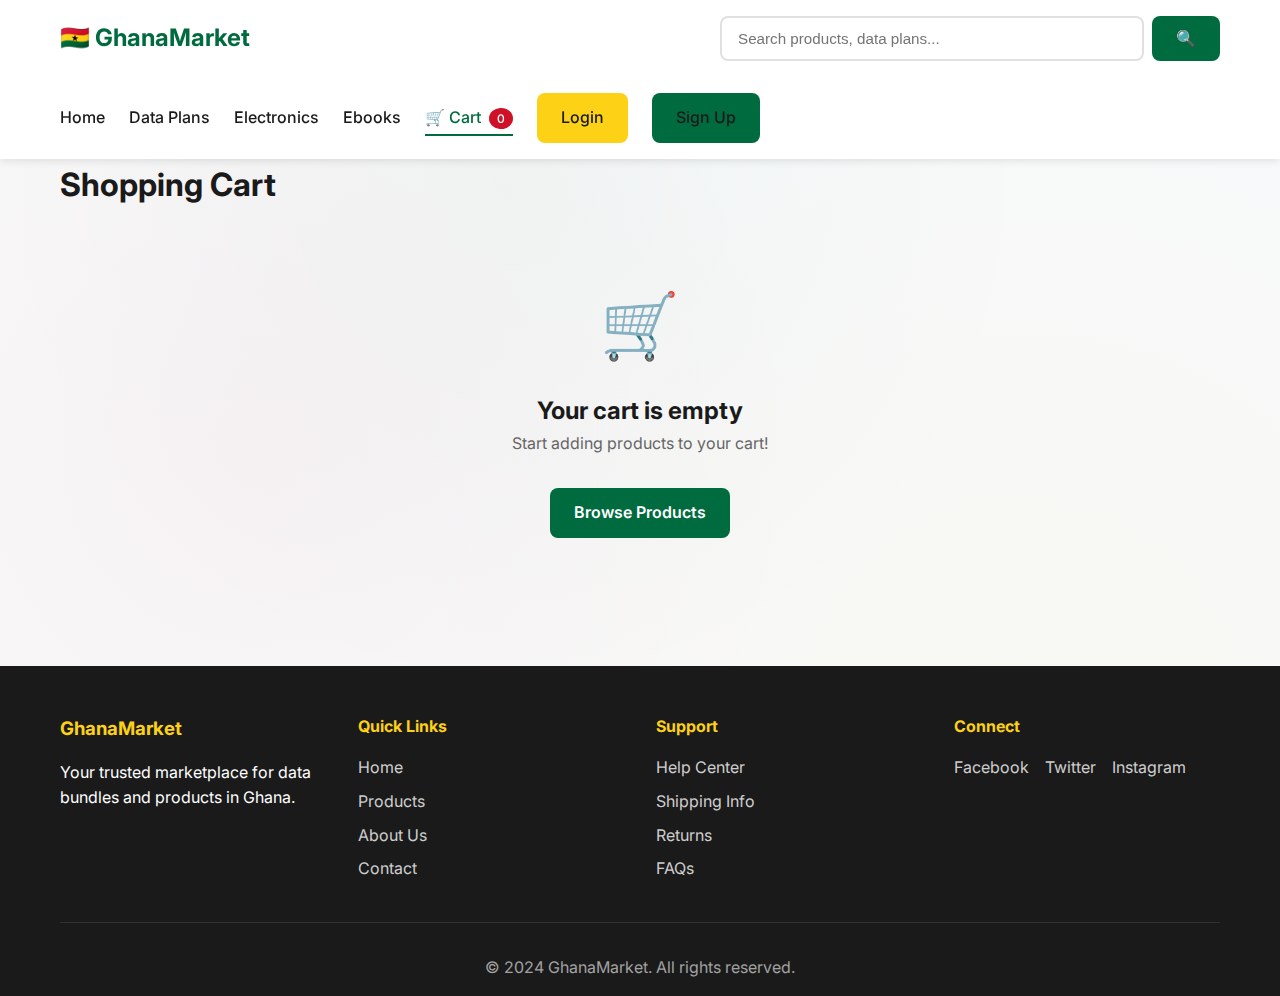
<file: cart.html>
<!DOCTYPE html>
<html lang="en">
<head>
    <meta charset="UTF-8">
    <meta name="viewport" content="width=device-width, initial-scale=1.0">
    <title>Shopping Cart - GhanaMarket</title>
    <link rel="stylesheet" href="static/css/styles.css">
    <link rel="preconnect" href="https://fonts.googleapis.com">
    <link rel="preconnect" href="https://fonts.gstatic.com" crossorigin>
    <link href="https://fonts.googleapis.com/css2?family=Inter:wght@300;400;500;600;700&display=swap" rel="stylesheet">
</head>
<body>
    <!-- Navigation -->
    <nav class="navbar">
        <div class="container">
            <div class="nav-content">
                <div class="logo">
                    <a href="index.html">🇬🇭 GhanaMarket</a>
                </div>
                <div class="nav-search">
                    <input type="text" id="searchInput" placeholder="Search products, data plans...">
                    <button class="search-btn">🔍</button>
                </div>
                <div class="nav-links">
                    <a href="index.html">Home</a>
                    <a href="products.html?category=data">Data Plans</a>
                    <a href="products.html?category=electronics">Electronics</a>
                    <a href="products.html?category=ebooks">Ebooks</a>
                    <a href="cart.html" class="cart-link active">
                        🛒 Cart <span class="cart-count">0</span>
                    </a>
                    <a href="login.html" class="btn-secondary">Login</a>
                    <a href="signup.html" class="btn-primary">Sign Up</a>
                </div>
                <button class="mobile-menu-toggle">☰</button>
            </div>
        </div>
    </nav>

    <!-- Cart Section -->
    <section class="cart-section">
        <div class="container">
            <h1>Shopping Cart</h1>
            
            <div id="cartContent">
                <div id="cartItems">
                    <!-- Cart items will be loaded dynamically -->
                </div>

                <div class="cart-summary">
                    <h3>Order Summary</h3>
                    <div class="summary-row">
                        <span>Subtotal</span>
                        <span id="subtotal">₵0.00</span>
                    </div>
                    <div class="summary-row">
                        <span>Shipping</span>
                        <span id="shipping">₵0.00</span>
                    </div>
                    <div class="summary-row">
                        <span>Tax</span>
                        <span id="tax">₵0.00</span>
                    </div>
                    <div class="summary-row total">
                        <span>Total</span>
                        <span id="total">₵0.00</span>
                    </div>
                    <a href="checkout.html" class="btn-primary" style="width: 100%; text-align: center; display: block; margin-top: 1.5rem;">Proceed to Checkout</a>
                    <a href="products.html" class="btn-outline" style="width: 100%; text-align: center; display: block; margin-top: 1rem;">Continue Shopping</a>
                </div>
            </div>

            <div id="emptyCart" style="display: none; text-align: center; padding: 4rem 2rem;">
                <div style="font-size: 4rem; margin-bottom: 1rem;">🛒</div>
                <h2>Your cart is empty</h2>
                <p style="color: var(--text-light); margin-bottom: 2rem;">Start adding products to your cart!</p>
                <a href="products.html" class="btn-primary">Browse Products</a>
            </div>
        </div>
    </section>

    <!-- Footer -->
    <footer class="footer">
        <div class="container">
            <div class="footer-content">
                <div class="footer-section">
                    <h3>GhanaMarket</h3>
                    <p>Your trusted marketplace for data bundles and products in Ghana.</p>
                </div>
                <div class="footer-section">
                    <h4>Quick Links</h4>
                    <ul>
                        <li><a href="index.html">Home</a></li>
                        <li><a href="products.html">Products</a></li>
                        <li><a href="about.html">About Us</a></li>
                        <li><a href="contact.html">Contact</a></li>
                    </ul>
                </div>
                <div class="footer-section">
                    <h4>Support</h4>
                    <ul>
                        <li><a href="#">Help Center</a></li>
                        <li><a href="#">Shipping Info</a></li>
                        <li><a href="#">Returns</a></li>
                        <li><a href="#">FAQs</a></li>
                    </ul>
                </div>
                <div class="footer-section">
                    <h4>Connect</h4>
                    <div class="social-links">
                        <a href="#">Facebook</a>
                        <a href="#">Twitter</a>
                        <a href="#">Instagram</a>
                    </div>
                </div>
            </div>
            <div class="footer-bottom">
                <p>&copy; 2024 GhanaMarket. All rights reserved.</p>
            </div>
        </div>
    </footer>

    <script src="js/main.js"></script>
    <script src="js/cart.js"></script>
</body>
</html>
</file>
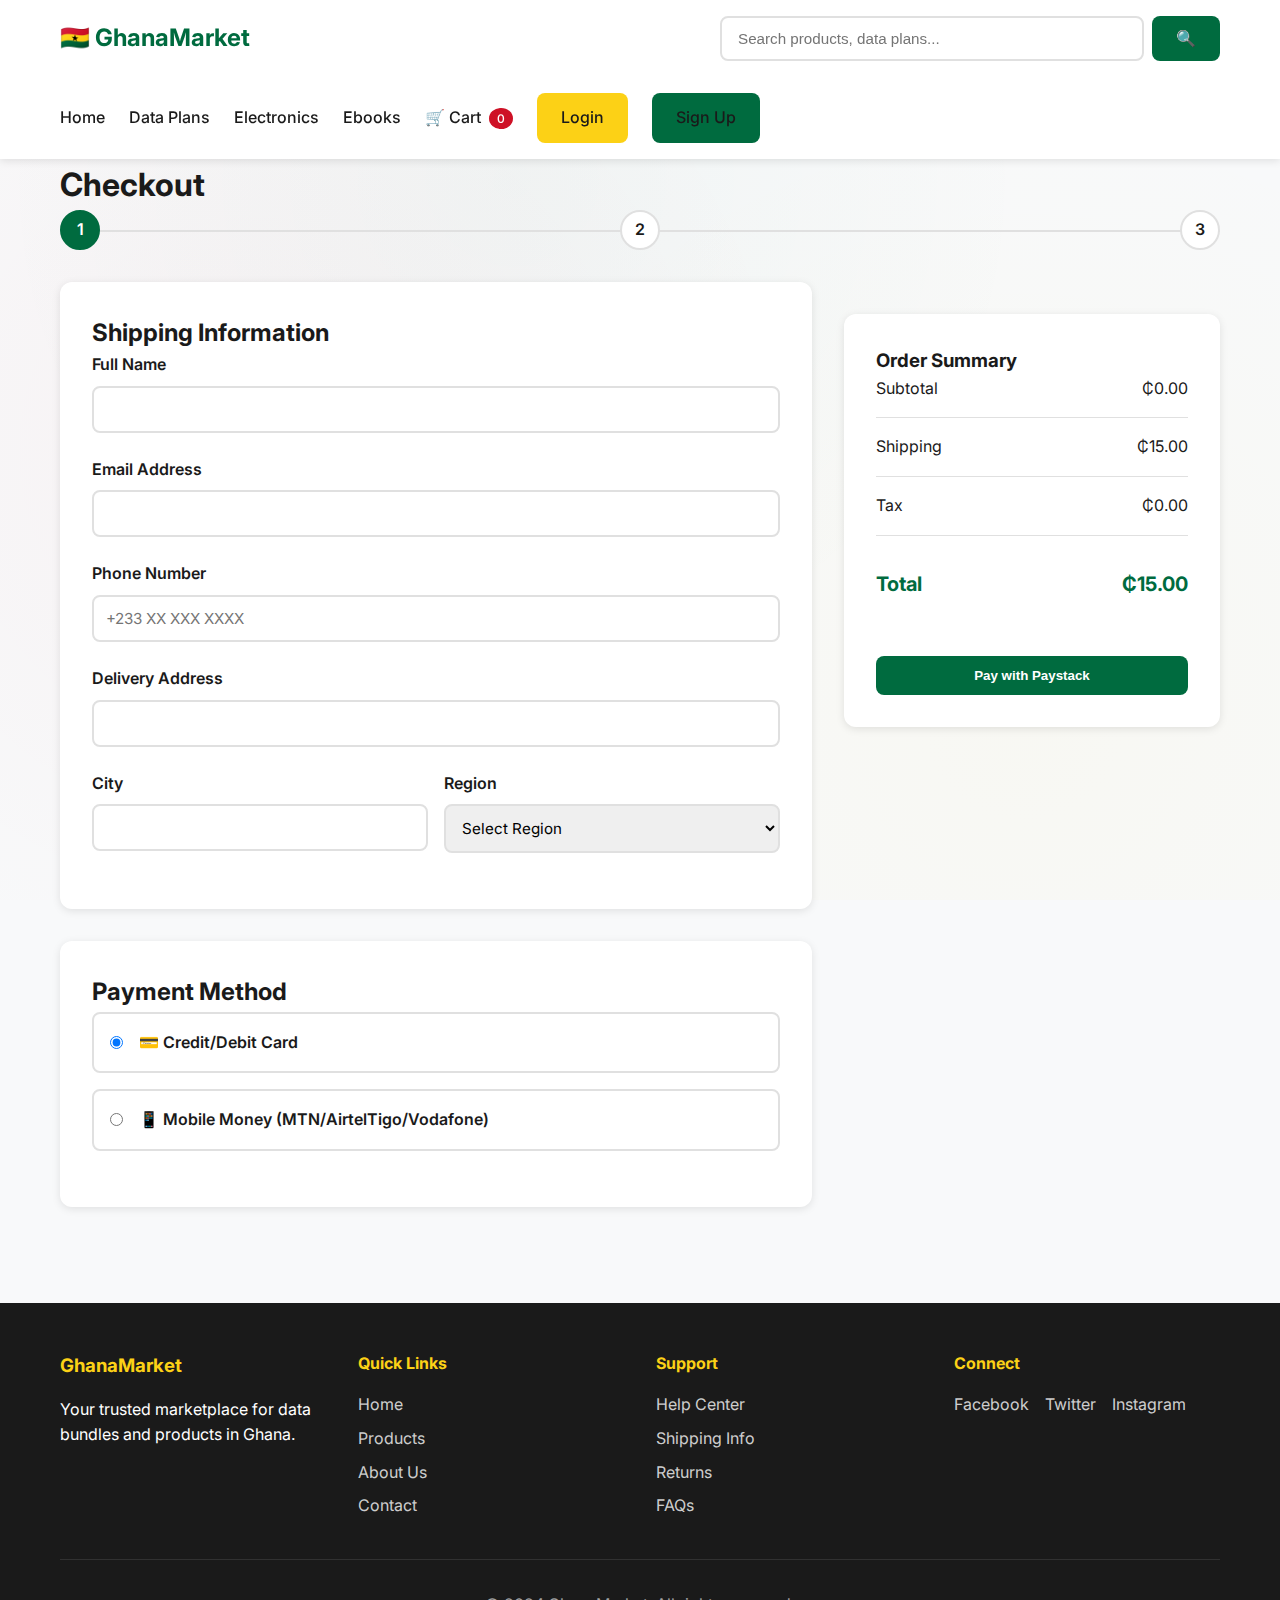
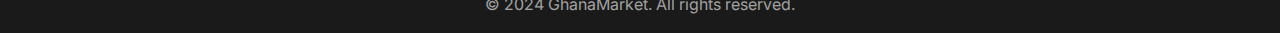
<file: checkout.html>
<!DOCTYPE html>
<html lang="en">
<head>
    <meta charset="UTF-8">
    <meta name="viewport" content="width=device-width, initial-scale=1.0">
    <title>Checkout - GhanaMarket</title>
    <link rel="stylesheet" href="static/css/styles.css">
    <link rel="preconnect" href="https://fonts.googleapis.com">
    <link rel="preconnect" href="https://fonts.gstatic.com" crossorigin>
    <link href="https://fonts.googleapis.com/css2?family=Inter:wght@300;400;500;600;700&display=swap" rel="stylesheet">
    <script src="https://js.paystack.co/v1/inline.js"></script>
</head>
<body>
    <!-- Navigation -->
    <nav class="navbar">
        <div class="container">
            <div class="nav-content">
                <div class="logo">
                    <a href="index.html">🇬🇭 GhanaMarket</a>
                </div>
                <div class="nav-search">
                    <input type="text" id="searchInput" placeholder="Search products, data plans...">
                    <button class="search-btn">🔍</button>
                </div>
                <div class="nav-links">
                    <a href="index.html">Home</a>
                    <a href="products.html?category=data">Data Plans</a>
                    <a href="products.html?category=electronics">Electronics</a>
                    <a href="products.html?category=ebooks">Ebooks</a>
                    <a href="cart.html" class="cart-link">
                        🛒 Cart <span class="cart-count">0</span>
                    </a>
                    <a href="login.html" class="btn-secondary">Login</a>
                    <a href="signup.html" class="btn-primary">Sign Up</a>
                </div>
                <button class="mobile-menu-toggle">☰</button>
            </div>
        </div>
    </nav>

    <!-- Checkout Section -->
    <section class="checkout-section">
        <div class="container">
            <h1>Checkout</h1>

            <!-- Progress Steps -->
            <div class="checkout-steps">
                <div class="checkout-step active">1</div>
                <div class="checkout-step">2</div>
                <div class="checkout-step">3</div>
            </div>

            <div style="display: grid; grid-template-columns: 2fr 1fr; gap: 2rem; margin-top: 2rem;">
                <!-- Checkout Form -->
                <div>
                    <div class="dashboard-section">
                        <h2>Shipping Information</h2>
                        <form id="checkoutForm">
                            <div class="form-group">
                                <label for="fullName">Full Name</label>
                                <input type="text" id="fullName" name="fullName" required>
                            </div>
                            <div class="form-group">
                                <label for="email">Email Address</label>
                                <input type="email" id="email" name="email" required>
                            </div>
                            <div class="form-group">
                                <label for="phone">Phone Number</label>
                                <input type="tel" id="phone" name="phone" placeholder="+233 XX XXX XXXX" required>
                            </div>
                            <div class="form-group">
                                <label for="address">Delivery Address</label>
                                <input type="text" id="address" name="address" required>
                            </div>
                            <div style="display: grid; grid-template-columns: 1fr 1fr; gap: 1rem;">
                                <div class="form-group">
                                    <label for="city">City</label>
                                    <input type="text" id="city" name="city" required>
                                </div>
                                <div class="form-group">
                                    <label for="region">Region</label>
                                    <select id="region" name="region" required>
                                        <option value="">Select Region</option>
                                        <option value="Greater Accra">Greater Accra</option>
                                        <option value="Ashanti">Ashanti</option>
                                        <option value="Western">Western</option>
                                        <option value="Eastern">Eastern</option>
                                        <option value="Central">Central</option>
                                        <option value="Volta">Volta</option>
                                        <option value="Northern">Northern</option>
                                        <option value="Upper East">Upper East</option>
                                        <option value="Upper West">Upper West</option>
                                        <option value="Brong Ahafo">Brong Ahafo</option>
                                    </select>
                                </div>
                            </div>
                        </form>
                    </div>

                    <div class="dashboard-section" style="margin-top: 2rem;">
                        <h2>Payment Method</h2>
                        <div class="form-group">
                            <label style="display: flex; align-items: center; padding: 1rem; border: 2px solid var(--border-color); border-radius: 8px; cursor: pointer; margin-bottom: 1rem;">
                                <input type="radio" name="paymentMethod" value="card" checked style="width: auto; margin-right: 1rem;">
                                <span>💳 Credit/Debit Card</span>
                            </label>
                            <label style="display: flex; align-items: center; padding: 1rem; border: 2px solid var(--border-color); border-radius: 8px; cursor: pointer;">
                                <input type="radio" name="paymentMethod" value="mobile" style="width: auto; margin-right: 1rem;">
                                <span>📱 Mobile Money (MTN/AirtelTigo/Vodafone)</span>
                            </label>
                        </div>
                    </div>
                </div>

                <!-- Order Summary -->
                <div>
                    <div class="cart-summary">
                        <h3>Order Summary</h3>
                        <div id="checkoutItems">
                            <!-- Items will be loaded from cart -->
                        </div>
                        <div class="summary-row">
                            <span>Subtotal</span>
                            <span id="subtotal">₵0.00</span>
                        </div>
                        <div class="summary-row">
                            <span>Shipping</span>
                            <span id="shipping">₵0.00</span>
                        </div>
                        <div class="summary-row">
                            <span>Tax</span>
                            <span id="tax">₵0.00</span>
                        </div>
                        <div class="summary-row total">
                            <span>Total</span>
                            <span id="total">₵0.00</span>
                        </div>
                        <button type="button" id="payButton" class="btn-primary" style="width: 100%; margin-top: 1.5rem;">Pay with Paystack</button>
                    </div>
                </div>
            </div>
        </div>
    </section>

    <!-- Footer -->
    <footer class="footer">
        <div class="container">
            <div class="footer-content">
                <div class="footer-section">
                    <h3>GhanaMarket</h3>
                    <p>Your trusted marketplace for data bundles and products in Ghana.</p>
                </div>
                <div class="footer-section">
                    <h4>Quick Links</h4>
                    <ul>
                        <li><a href="index.html">Home</a></li>
                        <li><a href="products.html">Products</a></li>
                        <li><a href="about.html">About Us</a></li>
                        <li><a href="contact.html">Contact</a></li>
                    </ul>
                </div>
                <div class="footer-section">
                    <h4>Support</h4>
                    <ul>
                        <li><a href="#">Help Center</a></li>
                        <li><a href="#">Shipping Info</a></li>
                        <li><a href="#">Returns</a></li>
                        <li><a href="#">FAQs</a></li>
                    </ul>
                </div>
                <div class="footer-section">
                    <h4>Connect</h4>
                    <div class="social-links">
                        <a href="#">Facebook</a>
                        <a href="#">Twitter</a>
                        <a href="#">Instagram</a>
                    </div>
                </div>
            </div>
            <div class="footer-bottom">
                <p>&copy; 2024 GhanaMarket. All rights reserved.</p>
            </div>
        </div>
    </footer>

    <script src="js/main.js"></script>
    <script src="js/cart.js"></script>
    <script src="js/checkout.js"></script>
</body>
</html>
</file>
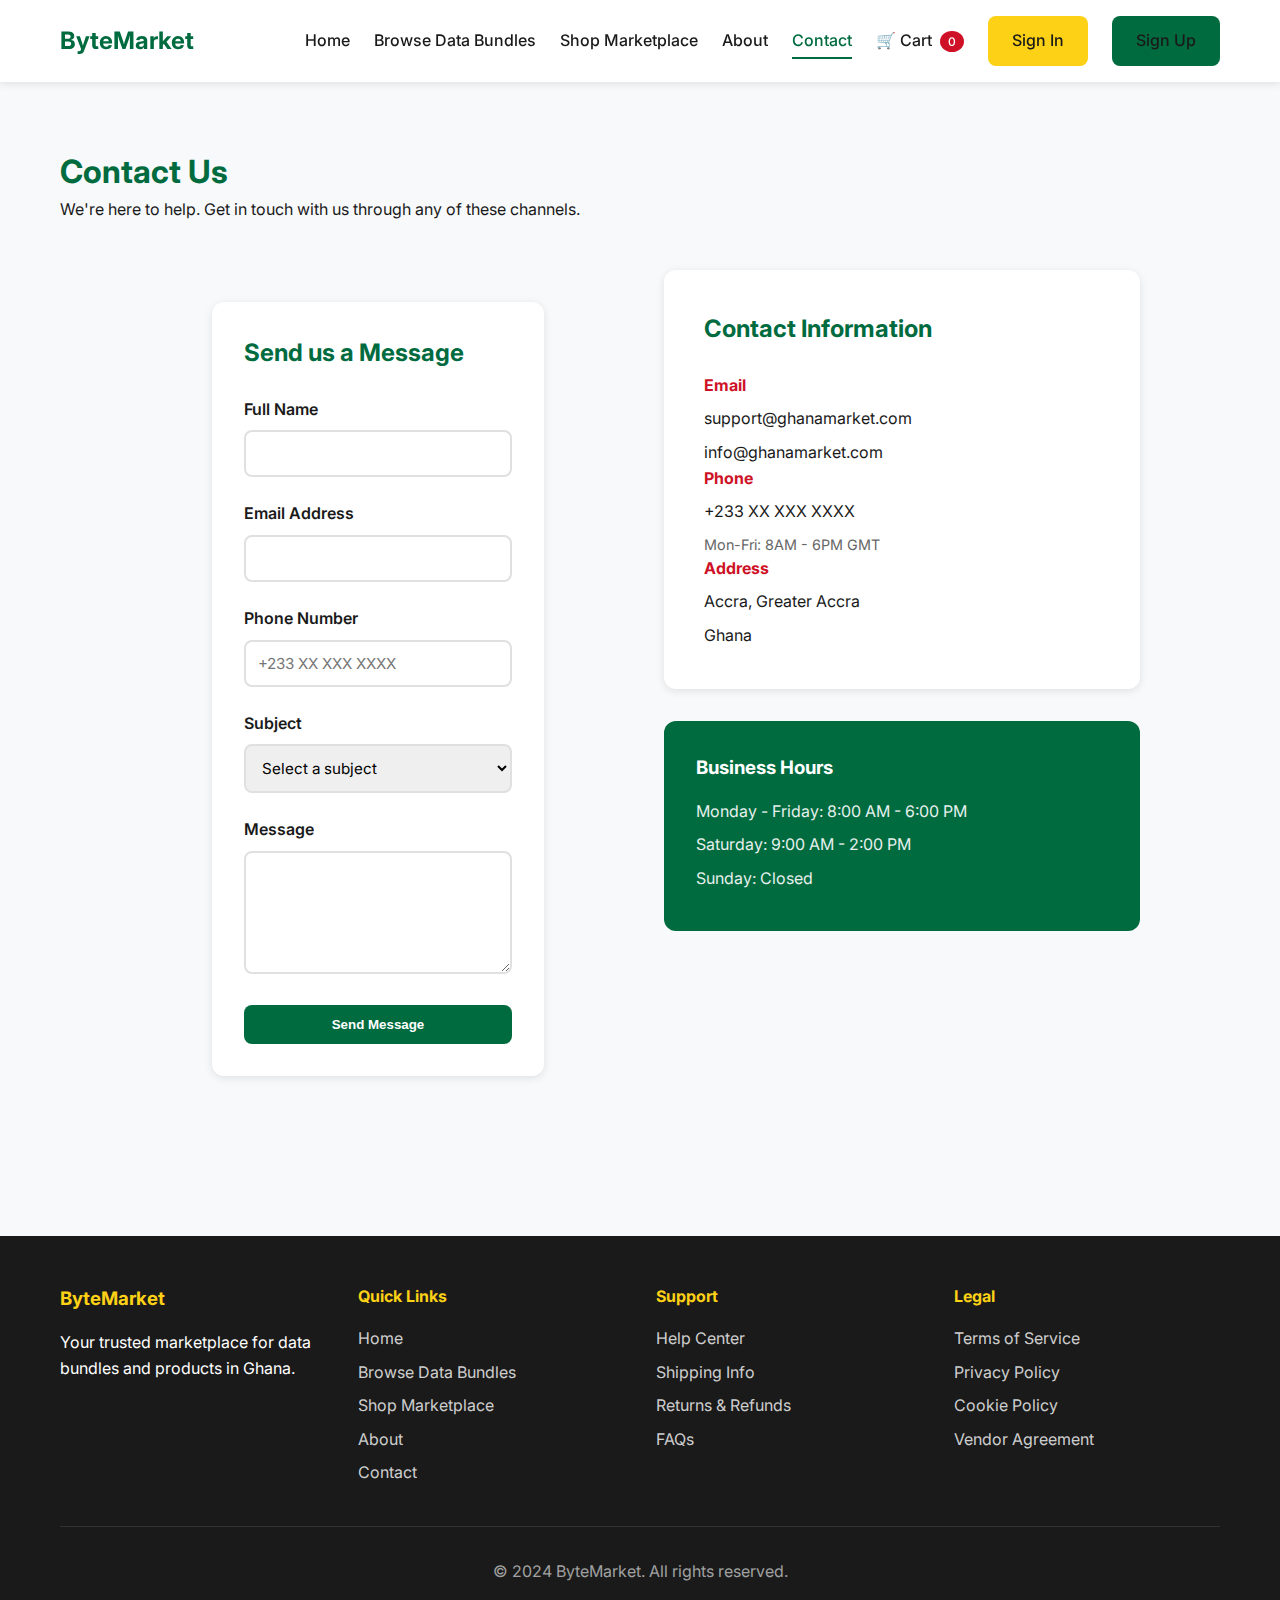
<file: contact.html>
<!DOCTYPE html>
<html lang="en">
<head>
    <meta charset="UTF-8">
    <meta name="viewport" content="width=device-width, initial-scale=1.0">
    <title>Contact Us - ByteMarket</title>
    <link rel="stylesheet" href="static/css/styles.css">
    <link rel="preconnect" href="https://fonts.googleapis.com">
    <link rel="preconnect" href="https://fonts.gstatic.com" crossorigin>
    <link href="https://fonts.googleapis.com/css2?family=Inter:wght@300;400;500;600;700&display=swap" rel="stylesheet">
</head>
<body>
    <!-- Navigation -->
    <nav class="navbar">
        <div class="container">
            <div class="nav-content">
                <div class="logo">
                    <a href="index.html">ByteMarket</a>
                </div>
                <div class="nav-links">
                    <a href="index.html">Home</a>
                    <a href="products.html?category=data">Browse Data Bundles</a>
                    <a href="products.html">Shop Marketplace</a>
                    <a href="about.html">About</a>
                    <a href="contact.html" class="active">Contact</a>
                    <a href="cart.html" class="cart-link">
                        🛒 Cart <span class="cart-count">0</span>
                    </a>
                    <a href="login.html" class="btn-secondary">Sign In</a>
                    <a href="signup.html" class="btn-primary">Sign Up</a>
                </div>
                <button class="mobile-menu-toggle">☰</button>
            </div>
        </div>
    </nav>

    <!-- Contact Page Content -->
    <section class="contact-section" style="padding: 4rem 0; background: var(--bg-light);">
        <div class="container">
            <h1 class="section-title" style="color: var(--primary-color);">Contact Us</h1>
            <p class="section-subtitle">We're here to help. Get in touch with us through any of these channels.</p>
            
            <div style="display: grid; grid-template-columns: 1fr 1fr; gap: 3rem; margin-top: 3rem; max-width: 1000px; margin-left: auto; margin-right: auto;">
                <!-- Contact Form -->
                <div class="form-container" style="max-width: 100%;">
                    <h2 style="color: var(--primary-color); margin-bottom: 1.5rem;">Send us a Message</h2>
                    <form id="contactForm">
                        <div class="form-group">
                            <label for="contactName">Full Name</label>
                            <input type="text" id="contactName" name="name" required>
                        </div>
                        <div class="form-group">
                            <label for="contactEmail">Email Address</label>
                            <input type="email" id="contactEmail" name="email" required>
                        </div>
                        <div class="form-group">
                            <label for="contactPhone">Phone Number</label>
                            <input type="tel" id="contactPhone" name="phone" placeholder="+233 XX XXX XXXX">
                        </div>
                        <div class="form-group">
                            <label for="contactSubject">Subject</label>
                            <select id="contactSubject" name="subject" required>
                                <option value="">Select a subject</option>
                                <option value="general">General Inquiry</option>
                                <option value="support">Customer Support</option>
                                <option value="technical">Technical Issue</option>
                                <option value="billing">Billing Question</option>
                                <option value="vendor">Vendor Inquiry</option>
                                <option value="other">Other</option>
                            </select>
                        </div>
                        <div class="form-group">
                            <label for="contactMessage">Message</label>
                            <textarea id="contactMessage" name="message" rows="5" required></textarea>
                        </div>
                        <button type="submit" class="btn-primary" style="width: 100%;">Send Message</button>
                    </form>
                </div>

                <!-- Contact Information -->
                <div>
                    <div style="background: var(--bg-white); padding: 2.5rem; border-radius: 12px; box-shadow: var(--shadow); margin-bottom: 2rem;">
                        <h2 style="color: var(--primary-color); margin-bottom: 1.5rem;">Contact Information</h2>
                        <div class="contact-info" style="grid-template-columns: 1fr; gap: 1.5rem; margin-top: 0;">
                            <div class="contact-item" style="padding: 0; text-align: left;">
                                <h4 style="color: var(--accent-color); margin-bottom: 0.5rem;">Email</h4>
                                <p style="color: var(--text-medium); margin: 0;">support@ghanamarket.com</p>
                                <p style="color: var(--text-medium); margin: 0.5rem 0 0 0;">info@ghanamarket.com</p>
                            </div>
                            <div class="contact-item" style="padding: 0; text-align: left;">
                                <h4 style="color: var(--accent-color); margin-bottom: 0.5rem;">Phone</h4>
                                <p style="color: var(--text-medium); margin: 0;">+233 XX XXX XXXX</p>
                                <p style="color: var(--text-light); margin: 0.5rem 0 0 0; font-size: 0.9rem;">Mon-Fri: 8AM - 6PM GMT</p>
                            </div>
                            <div class="contact-item" style="padding: 0; text-align: left;">
                                <h4 style="color: var(--accent-color); margin-bottom: 0.5rem;">Address</h4>
                                <p style="color: var(--text-medium); margin: 0;">Accra, Greater Accra</p>
                                <p style="color: var(--text-medium); margin: 0.5rem 0 0 0;">Ghana</p>
                            </div>
                        </div>
                    </div>

                    <div style="background: var(--primary-color); color: white; padding: 2rem; border-radius: 12px;">
                        <h3 style="margin-bottom: 1rem;">Business Hours</h3>
                        <p style="margin: 0.5rem 0; opacity: 0.9;">Monday - Friday: 8:00 AM - 6:00 PM</p>
                        <p style="margin: 0.5rem 0; opacity: 0.9;">Saturday: 9:00 AM - 2:00 PM</p>
                        <p style="margin: 0.5rem 0; opacity: 0.9;">Sunday: Closed</p>
                    </div>
                </div>
            </div>
        </div>
    </section>

    <!-- Footer -->
    <footer class="footer">
        <div class="container">
            <div class="footer-content">
                <div class="footer-section">
                    <h3>ByteMarket</h3>
                    <p>Your trusted marketplace for data bundles and products in Ghana.</p>
                </div>
                <div class="footer-section">
                    <h4>Quick Links</h4>
                    <ul>
                        <li><a href="index.html">Home</a></li>
                        <li><a href="products.html?category=data">Browse Data Bundles</a></li>
                        <li><a href="products.html">Shop Marketplace</a></li>
                        <li><a href="about.html">About</a></li>
                        <li><a href="contact.html">Contact</a></li>
                    </ul>
                </div>
                <div class="footer-section">
                    <h4>Support</h4>
                    <ul>
                        <li><a href="#">Help Center</a></li>
                        <li><a href="#">Shipping Info</a></li>
                        <li><a href="#">Returns & Refunds</a></li>
                        <li><a href="#">FAQs</a></li>
                    </ul>
                </div>
                <div class="footer-section">
                    <h4>Legal</h4>
                    <ul>
                        <li><a href="#">Terms of Service</a></li>
                        <li><a href="#">Privacy Policy</a></li>
                        <li><a href="#">Cookie Policy</a></li>
                        <li><a href="#">Vendor Agreement</a></li>
                    </ul>
                </div>
            </div>
            <div class="footer-bottom">
                <p>&copy; 2024 ByteMarket. All rights reserved.</p>
            </div>
        </div>
    </footer>

    <script src="js/main.js"></script>
    <script src="js/cart.js"></script>
    <script>
        // Mobile menu toggle
        document.querySelector('.mobile-menu-toggle')?.addEventListener('click', function() {
            document.querySelector('.nav-links').classList.toggle('active');
        });

        // Contact form validation
        document.getElementById('contactForm')?.addEventListener('submit', function(e) {
            e.preventDefault();
            alert('Thank you for your message! We will get back to you soon.');
            this.reset();
        });
    </script>
</body>
</html>
</file>
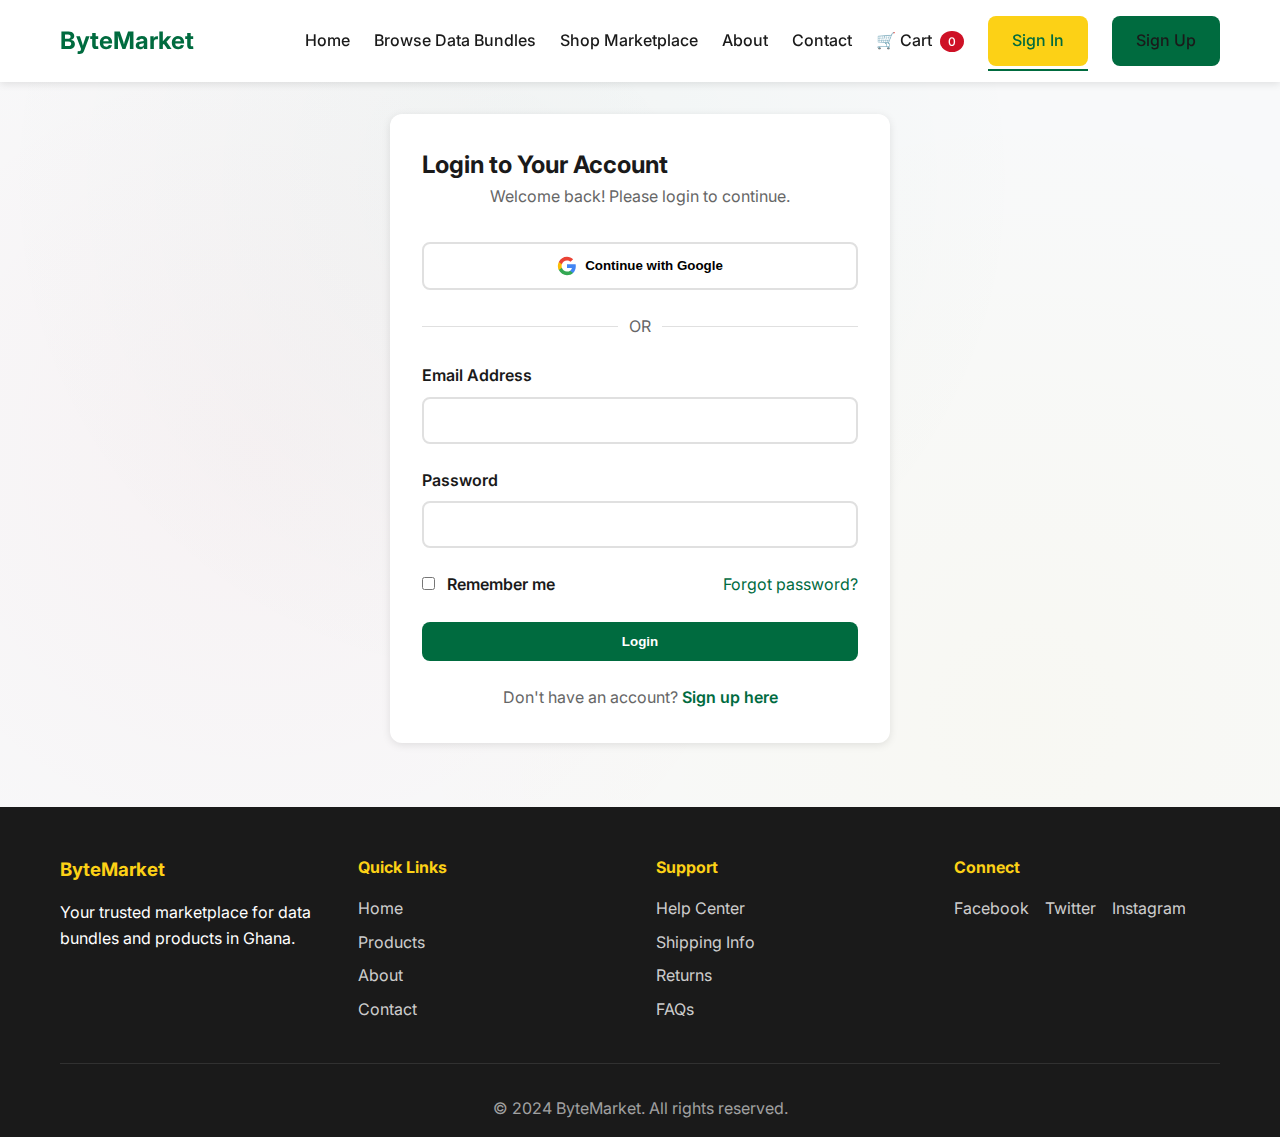
<file: login.html>
<!DOCTYPE html>
<html lang="en">
<head>
    <meta charset="UTF-8">
    <meta name="viewport" content="width=device-width, initial-scale=1.0">
    <title>Login - ByteMarket</title>
    <link rel="stylesheet" href="static/css/styles.css">
    <link rel="preconnect" href="https://fonts.googleapis.com">
    <link rel="preconnect" href="https://fonts.gstatic.com" crossorigin>
    <link href="https://fonts.googleapis.com/css2?family=Inter:wght@300;400;500;600;700&display=swap" rel="stylesheet">
</head>
<body>
    <!-- Navigation -->
    <nav class="navbar">
        <div class="container">
            <div class="nav-content">
                <div class="logo">
                    <a href="index.html">ByteMarket</a>
                </div>
                <div class="nav-links">
                    <a href="index.html">Home</a>
                    <a href="products.html?category=data">Browse Data Bundles</a>
                    <a href="products.html">Shop Marketplace</a>
                    <a href="about.html">About</a>
                    <a href="contact.html">Contact</a>
                    <a href="cart.html" class="cart-link">
                        🛒 Cart <span class="cart-count">0</span>
                    </a>
                    <a href="login.html" class="btn-secondary active">Sign In</a>
                    <a href="signup.html" class="btn-primary">Sign Up</a>
                </div>
                <button class="mobile-menu-toggle">☰</button>
            </div>
        </div>
    </nav>

    <!-- Login Form -->
    <section class="auth-section">
        <div class="container">
            <div class="form-container">
                <h2>Login to Your Account</h2>
                <p style="text-align: center; color: var(--text-light); margin-bottom: 2rem;">
                    Welcome back! Please login to continue.
                </p>

                <button class="oauth-button" onclick="handleGoogleLogin()">
                    <svg width="20" height="20" viewBox="0 0 24 24">
                        <path fill="#4285F4" d="M22.56 12.25c0-.78-.07-1.53-.2-2.25H12v4.26h5.92c-.26 1.37-1.04 2.53-2.21 3.31v2.77h3.57c2.08-1.92 3.28-4.74 3.28-8.09z"/>
                        <path fill="#34A853" d="M12 23c2.97 0 5.46-.98 7.28-2.66l-3.57-2.77c-.98.66-2.23 1.06-3.71 1.06-2.86 0-5.29-1.93-6.16-4.53H2.18v2.84C3.99 20.53 7.7 23 12 23z"/>
                        <path fill="#FBBC05" d="M5.84 14.09c-.22-.66-.35-1.36-.35-2.09s.13-1.43.35-2.09V7.07H2.18C1.43 8.55 1 10.22 1 12s.43 3.45 1.18 4.93l2.85-2.22.81-.62z"/>
                        <path fill="#EA4335" d="M12 5.38c1.62 0 3.06.56 4.21 1.64l3.15-3.15C17.45 2.09 14.97 1 12 1 7.7 1 3.99 3.47 2.18 7.07l3.66 2.84c.87-2.6 3.3-4.53 6.16-4.53z"/>
                    </svg>
                    Continue with Google
                </button>

                <div class="divider">OR</div>

                <form id="loginForm">
                    <div class="form-group">
                        <label for="email">Email Address</label>
                        <input type="email" id="email" name="email" required>
                    </div>
                    <div class="form-group">
                        <label for="password">Password</label>
                        <input type="password" id="password" name="password" required>
                    </div>
                    <div class="form-group" style="display: flex; justify-content: space-between; align-items: center;">
                        <label style="margin: 0;">
                            <input type="checkbox" id="remember" style="width: auto; margin-right: 0.5rem;">
                            Remember me
                        </label>
                        <a href="#" style="color: var(--primary-color); text-decoration: none;">Forgot password?</a>
                    </div>
                    <button type="submit" class="btn-primary" style="width: 100%;">Login</button>
                </form>

                <p style="text-align: center; margin-top: 1.5rem; color: var(--text-light);">
                    Don't have an account? <a href="signup.html" style="color: var(--primary-color); text-decoration: none; font-weight: 600;">Sign up here</a>
                </p>
            </div>
        </div>
    </section>

    <!-- Footer -->
    <footer class="footer">
        <div class="container">
            <div class="footer-content">
                <div class="footer-section">
                    <h3>ByteMarket</h3>
                    <p>Your trusted marketplace for data bundles and products in Ghana.</p>
                </div>
                <div class="footer-section">
                    <h4>Quick Links</h4>
                    <ul>
                        <li><a href="index.html">Home</a></li>
                        <li><a href="products.html">Products</a></li>
                        <li><a href="about.html">About</a></li>
                        <li><a href="contact.html">Contact</a></li>
                    </ul>
                </div>
                <div class="footer-section">
                    <h4>Support</h4>
                    <ul>
                        <li><a href="#">Help Center</a></li>
                        <li><a href="#">Shipping Info</a></li>
                        <li><a href="#">Returns</a></li>
                        <li><a href="#">FAQs</a></li>
                    </ul>
                </div>
                <div class="footer-section">
                    <h4>Connect</h4>
                    <div class="social-links">
                        <a href="#">Facebook</a>
                        <a href="#">Twitter</a>
                        <a href="#">Instagram</a>
                    </div>
                </div>
            </div>
            <div class="footer-bottom">
                <p>&copy; 2024 ByteMarket. All rights reserved.</p>
            </div>
        </div>
    </footer>

    <script src="js/main.js"></script>
    <script src="js/auth.js"></script>
    <script>
        // Mobile menu toggle
        document.querySelector('.mobile-menu-toggle')?.addEventListener('click', function() {
            document.querySelector('.nav-links').classList.toggle('active');
        });
    </script>
</body>
</html>
</file>
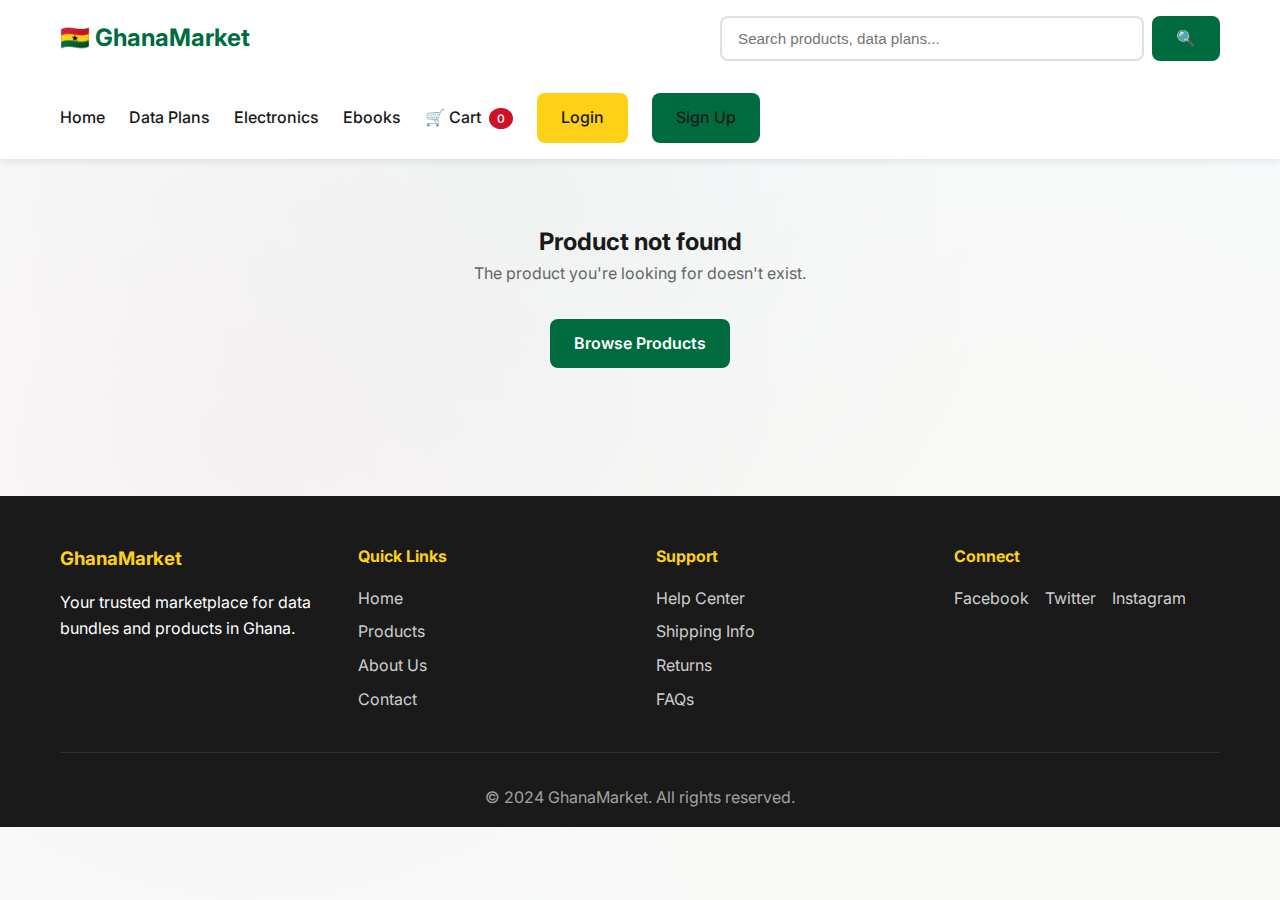
<file: product-detail.html>
<!DOCTYPE html>
<html lang="en">
<head>
    <meta charset="UTF-8">
    <meta name="viewport" content="width=device-width, initial-scale=1.0">
    <title>Product Details - GhanaMarket</title>
    <link rel="stylesheet" href="static/css/styles.css">
    <link rel="preconnect" href="https://fonts.googleapis.com">
    <link rel="preconnect" href="https://fonts.gstatic.com" crossorigin>
    <link href="https://fonts.googleapis.com/css2?family=Inter:wght@300;400;500;600;700&display=swap" rel="stylesheet">
</head>
<body>
    <!-- Navigation -->
    <nav class="navbar">
        <div class="container">
            <div class="nav-content">
                <div class="logo">
                    <a href="index.html">🇬🇭 GhanaMarket</a>
                </div>
                <div class="nav-search">
                    <input type="text" id="searchInput" placeholder="Search products, data plans...">
                    <button class="search-btn">🔍</button>
                </div>
                <div class="nav-links">
                    <a href="index.html">Home</a>
                    <a href="products.html?category=data">Data Plans</a>
                    <a href="products.html?category=electronics">Electronics</a>
                    <a href="products.html?category=ebooks">Ebooks</a>
                    <a href="cart.html" class="cart-link">
                        🛒 Cart <span class="cart-count">0</span>
                    </a>
                    <a href="login.html" class="btn-secondary">Login</a>
                    <a href="signup.html" class="btn-primary">Sign Up</a>
                </div>
                <button class="mobile-menu-toggle">☰</button>
            </div>
        </div>
    </nav>

    <!-- Product Detail Section -->
    <section class="product-detail">
        <div class="container">
            <div id="productDetailContent">
                <!-- Product details will be loaded dynamically -->
            </div>
        </div>
    </section>

    <!-- Footer -->
    <footer class="footer">
        <div class="container">
            <div class="footer-content">
                <div class="footer-section">
                    <h3>GhanaMarket</h3>
                    <p>Your trusted marketplace for data bundles and products in Ghana.</p>
                </div>
                <div class="footer-section">
                    <h4>Quick Links</h4>
                    <ul>
                        <li><a href="index.html">Home</a></li>
                        <li><a href="products.html">Products</a></li>
                        <li><a href="about.html">About Us</a></li>
                        <li><a href="contact.html">Contact</a></li>
                    </ul>
                </div>
                <div class="footer-section">
                    <h4>Support</h4>
                    <ul>
                        <li><a href="#">Help Center</a></li>
                        <li><a href="#">Shipping Info</a></li>
                        <li><a href="#">Returns</a></li>
                        <li><a href="#">FAQs</a></li>
                    </ul>
                </div>
                <div class="footer-section">
                    <h4>Connect</h4>
                    <div class="social-links">
                        <a href="#">Facebook</a>
                        <a href="#">Twitter</a>
                        <a href="#">Instagram</a>
                    </div>
                </div>
            </div>
            <div class="footer-bottom">
                <p>&copy; 2024 GhanaMarket. All rights reserved.</p>
            </div>
        </div>
    </footer>

    <script src="js/main.js"></script>
    <script src="js/product-detail.js"></script>
    <script src="js/cart.js"></script>
</body>
</html>
</file>
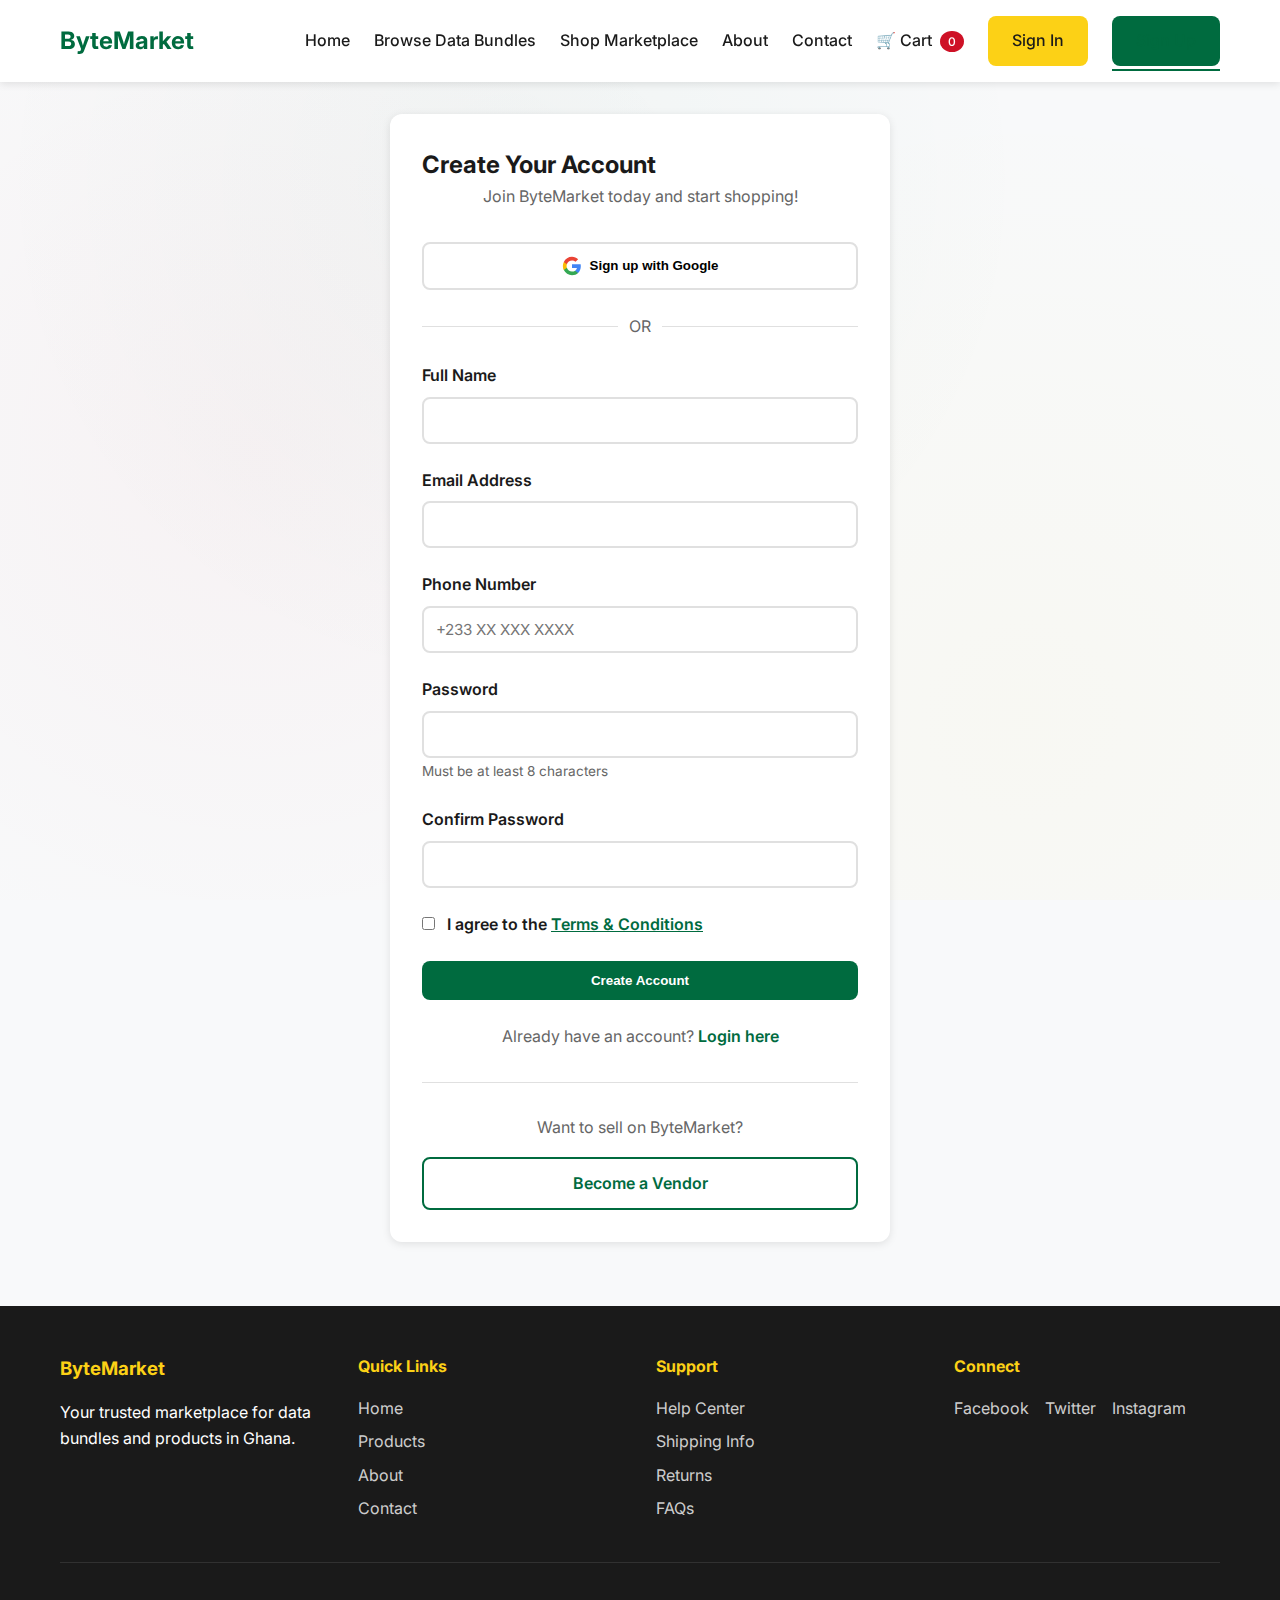
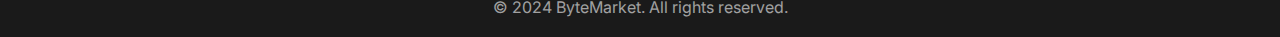
<file: signup.html>
<!DOCTYPE html>
<html lang="en">
<head>
    <meta charset="UTF-8">
    <meta name="viewport" content="width=device-width, initial-scale=1.0">
    <title>Sign Up - ByteMarket</title>
    <link rel="stylesheet" href="static/css/styles.css">
    <link rel="preconnect" href="https://fonts.googleapis.com">
    <link rel="preconnect" href="https://fonts.gstatic.com" crossorigin>
    <link href="https://fonts.googleapis.com/css2?family=Inter:wght@300;400;500;600;700&display=swap" rel="stylesheet">
</head>
<body>
    <!-- Navigation -->
    <nav class="navbar">
        <div class="container">
            <div class="nav-content">
                <div class="logo">
                    <a href="index.html">ByteMarket</a>
                </div>
                <div class="nav-links">
                    <a href="index.html">Home</a>
                    <a href="products.html?category=data">Browse Data Bundles</a>
                    <a href="products.html">Shop Marketplace</a>
                    <a href="about.html">About</a>
                    <a href="contact.html">Contact</a>
                    <a href="cart.html" class="cart-link">
                        🛒 Cart <span class="cart-count">0</span>
                    </a>
                    <a href="login.html" class="btn-secondary">Sign In</a>
                    <a href="signup.html" class="btn-primary active">Sign Up</a>
                </div>
                <button class="mobile-menu-toggle">☰</button>
            </div>
        </div>
    </nav>

    <!-- Signup Form -->
    <section class="auth-section">
        <div class="container">
            <div class="form-container">
                <h2>Create Your Account</h2>
                <p style="text-align: center; color: var(--text-light); margin-bottom: 2rem;">
                    Join ByteMarket today and start shopping!
                </p>

                <button class="oauth-button" onclick="handleGoogleSignup()">
                    <svg width="20" height="20" viewBox="0 0 24 24">
                        <path fill="#4285F4" d="M22.56 12.25c0-.78-.07-1.53-.2-2.25H12v4.26h5.92c-.26 1.37-1.04 2.53-2.21 3.31v2.77h3.57c2.08-1.92 3.28-4.74 3.28-8.09z"/>
                        <path fill="#34A853" d="M12 23c2.97 0 5.46-.98 7.28-2.66l-3.57-2.77c-.98.66-2.23 1.06-3.71 1.06-2.86 0-5.29-1.93-6.16-4.53H2.18v2.84C3.99 20.53 7.7 23 12 23z"/>
                        <path fill="#FBBC05" d="M5.84 14.09c-.22-.66-.35-1.36-.35-2.09s.13-1.43.35-2.09V7.07H2.18C1.43 8.55 1 10.22 1 12s.43 3.45 1.18 4.93l2.85-2.22.81-.62z"/>
                        <path fill="#EA4335" d="M12 5.38c1.62 0 3.06.56 4.21 1.64l3.15-3.15C17.45 2.09 14.97 1 12 1 7.7 1 3.99 3.47 2.18 7.07l3.66 2.84c.87-2.6 3.3-4.53 6.16-4.53z"/>
                    </svg>
                    Sign up with Google
                </button>

                <div class="divider">OR</div>

                <form id="signupForm">
                    <div class="form-group">
                        <label for="fullName">Full Name</label>
                        <input type="text" id="fullName" name="fullName" required>
                    </div>
                    <div class="form-group">
                        <label for="email">Email Address</label>
                        <input type="email" id="email" name="email" required>
                    </div>
                    <div class="form-group">
                        <label for="phone">Phone Number</label>
                        <input type="tel" id="phone" name="phone" placeholder="+233 XX XXX XXXX" required>
                    </div>
                    <div class="form-group">
                        <label for="password">Password</label>
                        <input type="password" id="password" name="password" required minlength="8">
                        <small style="color: var(--text-light); font-size: 0.85rem;">Must be at least 8 characters</small>
                    </div>
                    <div class="form-group">
                        <label for="confirmPassword">Confirm Password</label>
                        <input type="password" id="confirmPassword" name="confirmPassword" required>
                    </div>
                    <div class="form-group">
                        <label style="margin: 0;">
                            <input type="checkbox" id="terms" required style="width: auto; margin-right: 0.5rem;">
                            I agree to the <a href="#" style="color: var(--primary-color);">Terms & Conditions</a>
                        </label>
                    </div>
                    <button type="submit" class="btn-primary" style="width: 100%;">Create Account</button>
                </form>

                <p style="text-align: center; margin-top: 1.5rem; color: var(--text-light);">
                    Already have an account? <a href="login.html" style="color: var(--primary-color); text-decoration: none; font-weight: 600;">Login here</a>
                </p>

                <div style="margin-top: 2rem; padding-top: 2rem; border-top: 1px solid var(--border-color);">
                    <p style="text-align: center; color: var(--text-light); margin-bottom: 1rem;">
                        Want to sell on ByteMarket?
                    </p>
                    <a href="vendor-signup.html" class="btn-outline" style="width: 100%; text-align: center; display: block;">Become a Vendor</a>
                </div>
            </div>
        </div>
    </section>

    <!-- Footer -->
    <footer class="footer">
        <div class="container">
            <div class="footer-content">
                <div class="footer-section">
                    <h3>ByteMarket</h3>
                    <p>Your trusted marketplace for data bundles and products in Ghana.</p>
                </div>
                <div class="footer-section">
                    <h4>Quick Links</h4>
                    <ul>
                        <li><a href="index.html">Home</a></li>
                        <li><a href="products.html">Products</a></li>
                        <li><a href="about.html">About</a></li>
                        <li><a href="contact.html">Contact</a></li>
                    </ul>
                </div>
                <div class="footer-section">
                    <h4>Support</h4>
                    <ul>
                        <li><a href="#">Help Center</a></li>
                        <li><a href="#">Shipping Info</a></li>
                        <li><a href="#">Returns</a></li>
                        <li><a href="#">FAQs</a></li>
                    </ul>
                </div>
                <div class="footer-section">
                    <h4>Connect</h4>
                    <div class="social-links">
                        <a href="#">Facebook</a>
                        <a href="#">Twitter</a>
                        <a href="#">Instagram</a>
                    </div>
                </div>
            </div>
            <div class="footer-bottom">
                <p>&copy; 2024 ByteMarket. All rights reserved.</p>
            </div>
        </div>
    </footer>

    <script src="js/main.js"></script>
    <script src="js/auth.js"></script>
    <script>
        // Mobile menu toggle
        document.querySelector('.mobile-menu-toggle')?.addEventListener('click', function() {
            document.querySelector('.nav-links').classList.toggle('active');
        });
    </script>
</body>
</html>
</file>
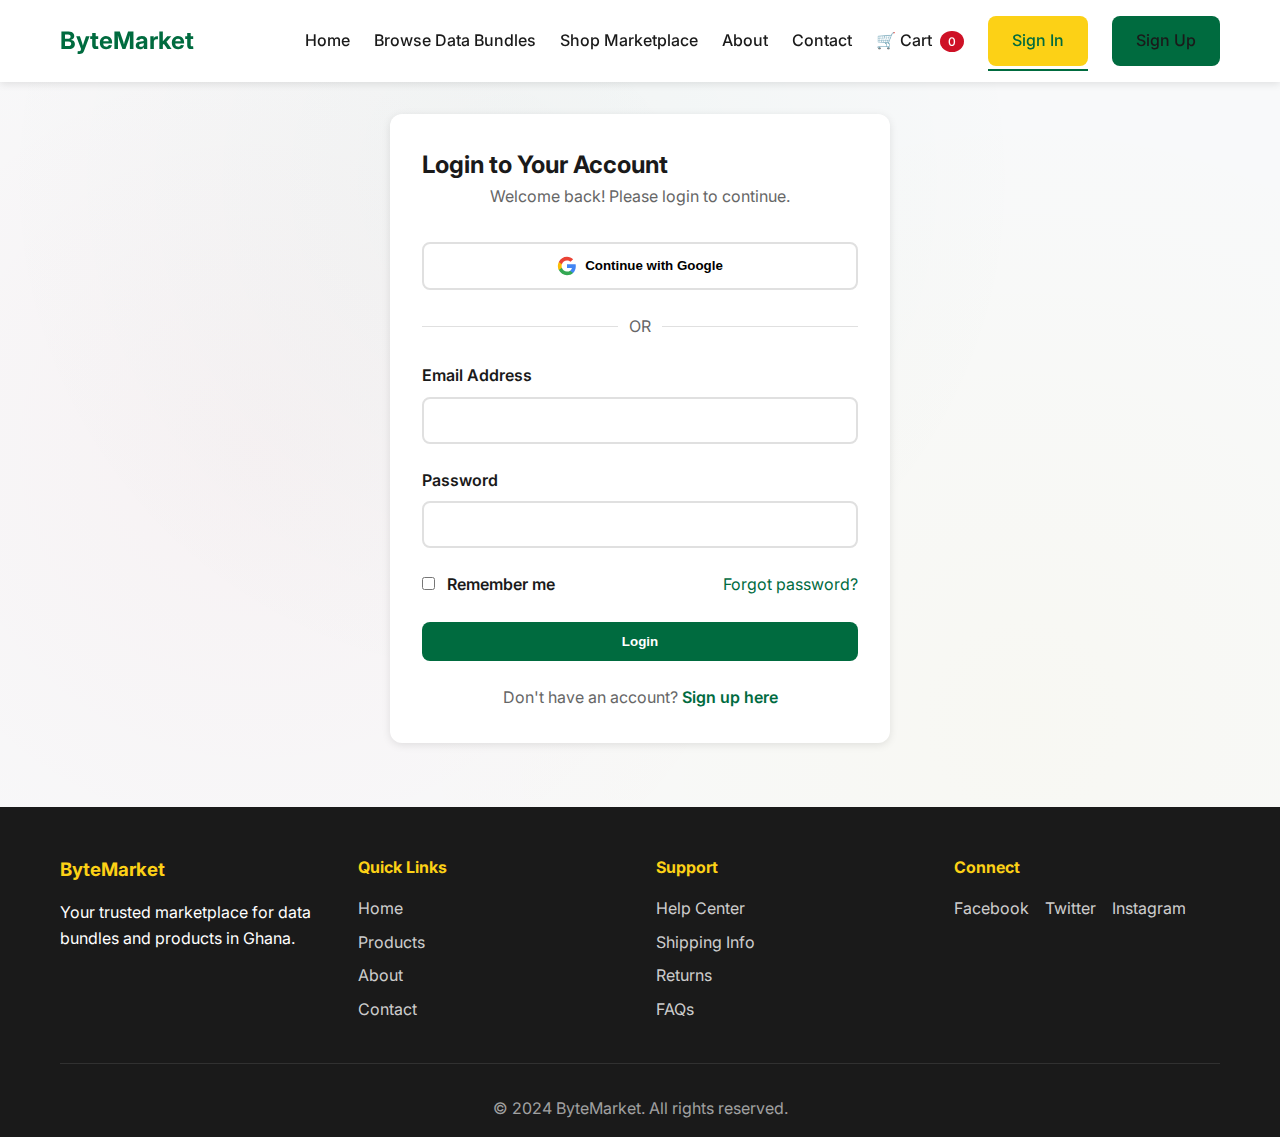
<file: user-dashboard.html>
<!DOCTYPE html>
<html lang="en">
<head>
    <meta charset="UTF-8">
    <meta name="viewport" content="width=device-width, initial-scale=1.0">
    <title>User Dashboard - ByteMarket</title>
    <link rel="stylesheet" href="static/css/styles.css">
    <link rel="preconnect" href="https://fonts.googleapis.com">
    <link rel="preconnect" href="https://fonts.gstatic.com" crossorigin>
    <link href="https://fonts.googleapis.com/css2?family=Inter:wght@300;400;500;600;700&display=swap" rel="stylesheet">
</head>
<body>
    <!-- Navigation -->
    <nav class="navbar">
        <div class="container">
            <div class="nav-content">
                <div class="logo">
                    <a href="index.html">
                        <svg class="logo-icon" viewBox="0 0 40 40" fill="none" xmlns="http://www.w3.org/2000/svg">
                            <rect x="4" y="4" width="32" height="32" rx="6" fill="var(--primary)" opacity="0.1"/>
                            <path d="M12 8H20C23.3137 8 26 10.6863 26 14C26 17.3137 23.3137 20 20 20H12V8Z" fill="var(--primary)"/>
                            <path d="M12 20H20C23.3137 20 26 22.6863 26 26C26 29.3137 23.3137 32 20 32H12V20Z" fill="var(--primary)"/>
                            <path d="M12 8V20M20 14C20 15.1046 19.1046 16 18 16C16.8954 16 16 15.1046 16 14C16 12.8954 16.8954 12 18 12C19.1046 12 20 12.8954 20 14Z" stroke="var(--bg-primary)" stroke-width="2" stroke-linecap="round"/>
                            <path d="M20 26C20 27.1046 19.1046 28 18 28C16.8954 28 16 27.1046 16 26C16 24.8954 16.8954 24 18 24C19.1046 24 20 24.8954 20 26Z" stroke="var(--bg-primary)" stroke-width="2" stroke-linecap="round"/>
                            <circle cx="30" cy="10" r="2" fill="var(--accent)"/>
                        </svg>
                        <span>ByteMarket</span>
                    </a>
                </div>
                <div class="nav-links">
                    <a href="index.html">Home</a>
                    <a href="products.html?category=data">Browse Data Bundles</a>
                    <a href="products.html">Shop Marketplace</a>
                    <a href="about.html">About</a>
                    <a href="contact.html">Contact</a>
                    <a href="cart.html" class="cart-link">
                        Cart <span class="cart-count">0</span>
                    </a>
                    <a href="user-dashboard.html" class="active">Dashboard</a>
                    <a href="#" onclick="logout()" class="btn-secondary">Logout</a>
                </div>
                <button class="mobile-menu-toggle">☰</button>
            </div>
        </div>
    </nav>

    <!-- Dashboard -->
    <section class="dashboard">
        <div class="container">
            <div class="dashboard-header">
                <h1>My Dashboard</h1>
                <p>Welcome back, <span id="userName">User</span>!</p>
                <div class="dashboard-nav">
                    <a href="#profile" class="active" onclick="showSection('profile')">Profile</a>
                    <a href="#orders" onclick="showSection('orders')">Order History</a>
                    <a href="#addresses" onclick="showSection('addresses')">Addresses</a>
                    <a href="#settings" onclick="showSection('settings')">Settings</a>
                </div>
            </div>

            <!-- Profile Section -->
            <div id="profile" class="dashboard-section">
                <h2 style="font-size: var(--font-xl); font-weight: 600; margin-bottom: var(--space-6); padding-bottom: var(--space-4); border-bottom: 1px solid var(--border);">Profile Information</h2>
                <form id="profileForm" style="max-width: 600px;">
                    <div class="form-group">
                        <label for="profileName">Full Name</label>
                        <input type="text" id="profileName" name="name" required>
                    </div>
                    <div class="form-group">
                        <label for="profileEmail">Email Address</label>
                        <input type="email" id="profileEmail" name="email" required>
                    </div>
                    <div class="form-group">
                        <label for="profilePhone">Phone Number</label>
                        <input type="tel" id="profilePhone" name="phone" required>
                    </div>
                    <button type="submit" class="btn-primary">Update Profile</button>
                </form>
            </div>

            <!-- Orders Section -->
            <div id="orders" class="dashboard-section" style="display: none;">
                <h2 style="font-size: var(--font-xl); font-weight: 600; margin-bottom: var(--space-6); padding-bottom: var(--space-4); border-bottom: 1px solid var(--border);">Order History</h2>
                <div class="table-container">
                    <table>
                        <thead>
                            <tr>
                                <th>Order ID</th>
                                <th>Date</th>
                                <th>Items</th>
                                <th>Total</th>
                                <th>Status</th>
                                <th>Actions</th>
                            </tr>
                        </thead>
                        <tbody id="ordersTableBody">
                            <tr>
                                <td>#ORD-001</td>
                                <td>2024-12-15</td>
                                <td>MTN 10GB Data Bundle</td>
                                <td>₵45.00</td>
                                <td><span style="color: var(--accent-green); font-weight: 600; font-size: var(--font-xs);">Delivered</span></td>
                                <td><a href="#" style="color: var(--primary); font-weight: 500; font-size: var(--font-sm);">View</a></td>
                            </tr>
                            <tr>
                                <td>#ORD-002</td>
                                <td>2024-12-20</td>
                                <td>iPhone 13 Case</td>
                                <td>₵120.00</td>
                                <td><span style="color: var(--accent); font-weight: 600; font-size: var(--font-xs);">Processing</span></td>
                                <td><a href="#" style="color: var(--primary); font-weight: 500; font-size: var(--font-sm);">View</a></td>
                            </tr>
                        </tbody>
                    </table>
                </div>
            </div>

            <!-- Addresses Section -->
            <div id="addresses" class="dashboard-section" style="display: none;">
                <h2 style="font-size: var(--font-xl); font-weight: 600; margin-bottom: var(--space-6); padding-bottom: var(--space-4); border-bottom: 1px solid var(--border);">Saved Addresses</h2>
                <div id="addressesList">
                    <div style="background: var(--bg-tertiary); border: 1px solid var(--border); padding: var(--space-6); border-radius: var(--radius-lg); margin-bottom: var(--space-4);">
                        <h3 style="font-size: var(--font-lg); font-weight: 600; margin-bottom: var(--space-2);">Home Address</h3>
                        <p style="color: var(--text-secondary); margin-bottom: var(--space-4);">123 Main Street, Accra, Greater Accra</p>
                        <button class="btn-outline" style="font-size: var(--font-sm);">Edit</button>
                    </div>
                </div>
                <button class="btn-primary" onclick="addNewAddress()" style="font-size: var(--font-sm);">Add New Address</button>
            </div>

            <!-- Settings Section -->
            <div id="settings" class="dashboard-section" style="display: none;">
                <h2 style="font-size: var(--font-xl); font-weight: 600; margin-bottom: var(--space-6); padding-bottom: var(--space-4); border-bottom: 1px solid var(--border);">Account Settings</h2>
                <form id="settingsForm" style="max-width: 600px;">
                    <div class="form-group">
                        <label for="currentPassword">Current Password</label>
                        <input type="password" id="currentPassword" name="currentPassword">
                    </div>
                    <div class="form-group">
                        <label for="newPassword">New Password</label>
                        <input type="password" id="newPassword" name="newPassword">
                    </div>
                    <div class="form-group">
                        <label for="confirmNewPassword">Confirm New Password</label>
                        <input type="password" id="confirmNewPassword" name="confirmNewPassword">
                    </div>
                    <button type="submit" class="btn-primary">Update Password</button>
                </form>
            </div>
        </div>
    </section>

    <!-- Footer -->
    <footer class="footer">
        <div class="container">
            <div class="footer-content">
                <div class="footer-section">
                    <h3>ByteMarket</h3>
                    <p>Your trusted marketplace for data bundles and products in Ghana.</p>
                </div>
                <div class="footer-section">
                    <h4>Quick Links</h4>
                    <ul>
                        <li><a href="index.html">Home</a></li>
                        <li><a href="products.html?category=data">Browse Data Bundles</a></li>
                        <li><a href="products.html">Shop Marketplace</a></li>
                        <li><a href="about.html">About</a></li>
                        <li><a href="contact.html">Contact</a></li>
                    </ul>
                </div>
                <div class="footer-section">
                    <h4>Support</h4>
                    <ul>
                        <li><a href="#">Help Center</a></li>
                        <li><a href="#">Shipping Info</a></li>
                        <li><a href="#">Returns & Refunds</a></li>
                        <li><a href="#">FAQs</a></li>
                    </ul>
                </div>
                <div class="footer-section">
                    <h4>Legal</h4>
                    <ul>
                        <li><a href="#">Terms of Service</a></li>
                        <li><a href="#">Privacy Policy</a></li>
                        <li><a href="#">Cookie Policy</a></li>
                        <li><a href="#">Vendor Agreement</a></li>
                    </ul>
                </div>
            </div>
            <div class="footer-bottom">
                <p>&copy; 2024 ByteMarket. All rights reserved.</p>
            </div>
        </div>
    </footer>

    <script src="js/main.js"></script>
    <script src="js/dashboard.js"></script>
    <script>
        // Mobile menu toggle
        document.querySelector('.mobile-menu-toggle')?.addEventListener('click', function() {
            document.querySelector('.nav-links').classList.toggle('active');
        });
    </script>
</body>
</html>
</file>
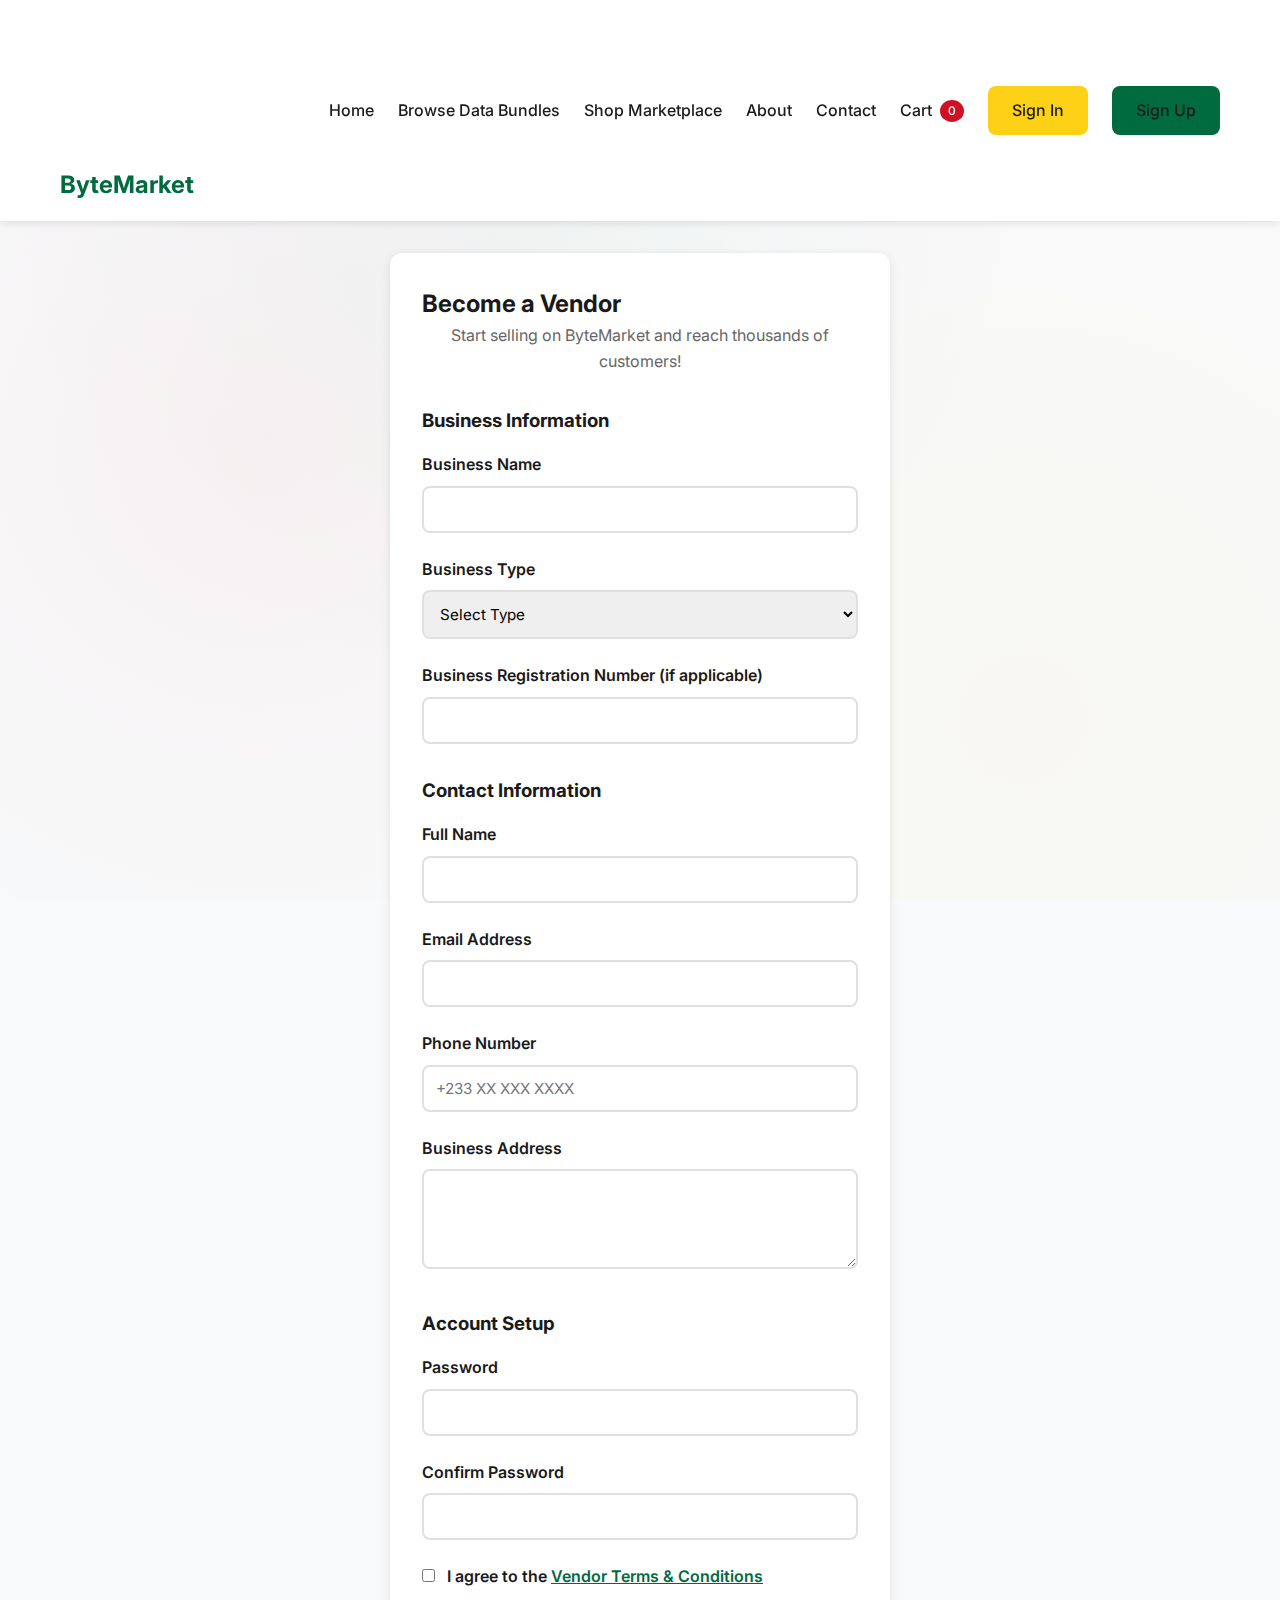
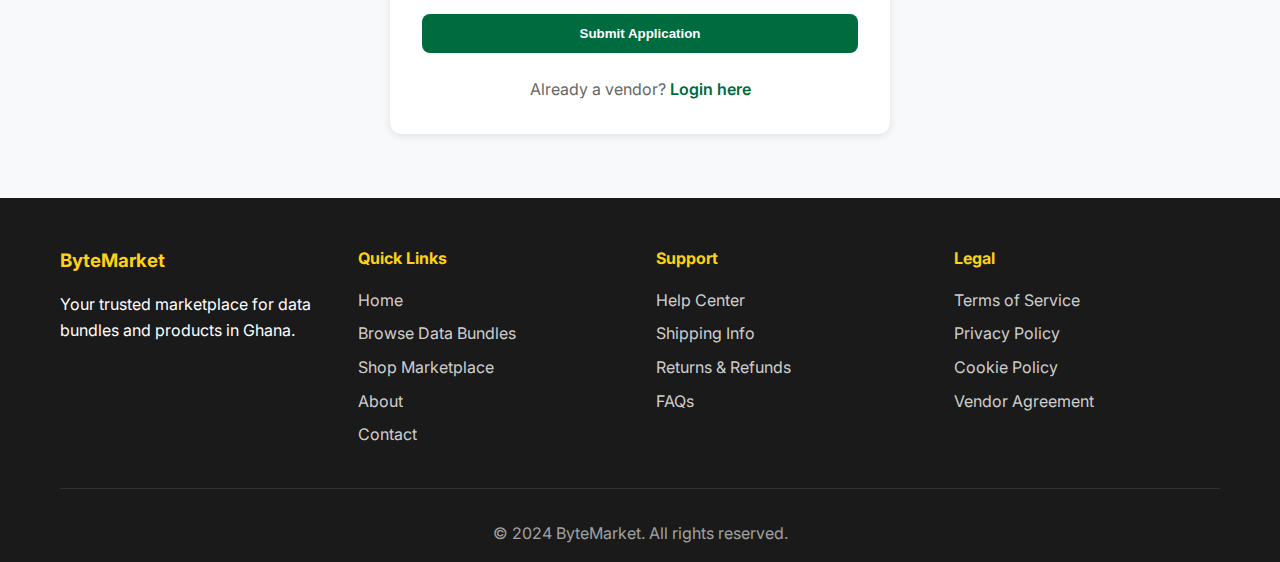
<file: vendor-dashboard.html>
<!DOCTYPE html>
<html lang="en">
<head>
    <meta charset="UTF-8">
    <meta name="viewport" content="width=device-width, initial-scale=1.0">
    <title>Vendor Dashboard - ByteMarket</title>
    <link rel="stylesheet" href="static/css/styles.css">
    <link rel="preconnect" href="https://fonts.googleapis.com">
    <link rel="preconnect" href="https://fonts.gstatic.com" crossorigin>
    <link href="https://fonts.googleapis.com/css2?family=Inter:wght@300;400;500;600;700&display=swap" rel="stylesheet">
</head>
<body>
    <!-- Navigation -->
    <nav class="navbar">
        <div class="container">
            <div class="nav-content">
                <div class="logo">
                    <a href="index.html">ByteMarket</a>
                </div>
                <div class="nav-links">
                    <a href="index.html">Home</a>
                    <a href="products.html?category=data">Browse Data Bundles</a>
                    <a href="products.html">Shop Marketplace</a>
                    <a href="about.html">About</a>
                    <a href="contact.html">Contact</a>
                    <a href="vendor-dashboard.html" class="active">Vendor Portal</a>
                    <a href="#" onclick="logout()" class="btn-secondary">Logout</a>
                </div>
                <button class="mobile-menu-toggle">☰</button>
            </div>
        </div>
    </nav>

    <!-- Vendor Dashboard -->
    <section class="dashboard">
        <div class="container">
            <div class="dashboard-header">
                <h1>Vendor Dashboard</h1>
                <p>Manage your products and track your sales</p>
                <div class="dashboard-nav">
                    <a href="#overview" class="active" onclick="showVendorSection('overview')">Overview</a>
                    <a href="#products" onclick="showVendorSection('products')">Products</a>
                    <a href="#orders" onclick="showVendorSection('orders')">Orders</a>
                    <a href="#analytics" onclick="showVendorSection('analytics')">Analytics</a>
                    <a href="#settings" onclick="showVendorSection('settings')">Settings</a>
                </div>
            </div>

            <!-- Overview Section -->
            <div id="overview" class="dashboard-section">
                <h2 style="font-size: var(--font-xl); font-weight: 600; margin-bottom: var(--space-6); padding-bottom: var(--space-4); border-bottom: 1px solid var(--border);">Sales Overview</h2>
                <div class="stats-grid">
                    <div class="stat-card">
                        <h3>Total Sales</h3>
                        <div class="stat-value">₵12,450.00</div>
                        <div class="stat-change" style="color: var(--accent-green);">+15.3% from last month</div>
                    </div>
                    <div class="stat-card">
                        <h3>Orders</h3>
                        <div class="stat-value">156</div>
                        <div class="stat-change" style="color: var(--accent-green);">+12 new orders</div>
                    </div>
                    <div class="stat-card">
                        <h3>Products</h3>
                        <div class="stat-value">42</div>
                        <div class="stat-change" style="color: var(--text-muted);">Active listings</div>
                    </div>
                    <div class="stat-card">
                        <h3>Revenue (This Month)</h3>
                        <div class="stat-value">₵3,200.00</div>
                        <div class="stat-change" style="color: var(--accent-green);">+8.7% from last month</div>
                    </div>
                </div>

                <div class="dashboard-section" style="margin-top: var(--space-8); margin-bottom: 0;">
                    <h3 style="font-size: var(--font-lg); font-weight: 600; margin-bottom: var(--space-4);">Sales Over Time</h3>
                    <div style="height: 300px; background: var(--bg-tertiary); border-radius: var(--radius-lg); display: flex; align-items: center; justify-content: center; color: var(--text-muted); font-size: var(--font-sm);">
                        Chart visualization
                    </div>
                </div>
            </div>

            <!-- Products Section -->
            <div id="products" class="dashboard-section" style="display: none;">
                <div style="display: flex; justify-content: space-between; align-items: center; margin-bottom: var(--space-6); padding-bottom: var(--space-4); border-bottom: 1px solid var(--border);">
                    <h2 style="font-size: var(--font-xl); font-weight: 600; margin: 0;">My Products</h2>
                    <button class="btn-primary" onclick="showAddProductForm()" style="font-size: var(--font-sm);">+ Add New Product</button>
                </div>

                <div id="addProductForm" style="display: none; background: var(--bg-light); padding: 2rem; border-radius: 12px; margin-bottom: 2rem;">
                    <h3>Add New Product</h3>
                    <form id="productForm">
                        <div class="form-group">
                            <label for="productName">Product Name</label>
                            <input type="text" id="productName" name="name" required>
                        </div>
                        <div class="form-group">
                            <label for="productCategory">Category</label>
                            <select id="productCategory" name="category" required>
                                <option value="">Select Category</option>
                                <option value="data">Data Plans</option>
                                <option value="electronics">Electronics</option>
                                <option value="ebooks">Ebooks</option>
                                <option value="clothing">Clothing</option>
                            </select>
                        </div>
                        <div class="form-group" id="networkGroup" style="display: none;">
                            <label for="productNetwork">Network</label>
                            <select id="productNetwork" name="network">
                                <option value="">Select Network</option>
                                <option value="mtn">MTN</option>
                                <option value="airteltigo">AirtelTigo</option>
                                <option value="telecel">Telecel</option>
                            </select>
                        </div>
                        <div class="form-group" id="dataSizeGroup" style="display: none;">
                            <label for="productDataSize">Data Size (GB)</label>
                            <input type="number" id="productDataSize" name="dataSize" min="1" step="0.1">
                        </div>
                        <div class="form-group" id="validityGroup" style="display: none;">
                            <label for="productValidity">Validity (Days)</label>
                            <input type="number" id="productValidity" name="validity" min="1">
                        </div>
                        <div class="form-group">
                            <label for="productPrice">Price (₵)</label>
                            <input type="number" id="productPrice" name="price" min="0" step="0.01" required>
                        </div>
                        <div class="form-group">
                            <label for="productDescription">Description</label>
                            <textarea id="productDescription" name="description" required></textarea>
                        </div>
                        <div class="form-group">
                            <label for="productImage">Product Image URL</label>
                            <input type="url" id="productImage" name="image" required>
                        </div>
                        <div class="form-group">
                            <label for="productStock">Stock Quantity</label>
                            <input type="number" id="productStock" name="stock" min="0" required>
                        </div>
                        <button type="submit" class="btn-primary">Add Product</button>
                        <button type="button" class="btn-secondary" onclick="hideAddProductForm()" style="margin-left: 1rem;">Cancel</button>
                    </form>
                </div>

                <div class="table-container">
                    <table>
                        <thead>
                            <tr>
                                <th>Product</th>
                                <th>Category</th>
                                <th>Price</th>
                                <th>Stock</th>
                                <th>Sales</th>
                                <th>Actions</th>
                            </tr>
                        </thead>
                        <tbody id="vendorProductsTable">
                            <tr>
                                <td>MTN 10GB Data Bundle</td>
                                <td>Data Plans</td>
                                <td>₵45.00</td>
                                <td>50</td>
                                <td>23</td>
                                <td>
                                    <button class="btn-outline" style="padding: 0.5rem 1rem; font-size: 0.9rem;">Edit</button>
                                    <button class="btn-secondary" style="padding: 0.5rem 1rem; font-size: 0.9rem; margin-left: 0.5rem;">Delete</button>
                                </td>
                            </tr>
                        </tbody>
                    </table>
                </div>
            </div>

            <!-- Orders Section -->
            <div id="orders" class="dashboard-section" style="display: none;">
                <h2>Orders</h2>
                <div class="table-container">
                    <table>
                        <thead>
                            <tr>
                                <th>Order ID</th>
                                <th>Customer</th>
                                <th>Product</th>
                                <th>Quantity</th>
                                <th>Total</th>
                                <th>Status</th>
                                <th>Date</th>
                                <th>Actions</th>
                            </tr>
                        </thead>
                        <tbody id="vendorOrdersTable">
                            <tr>
                                <td>#ORD-001</td>
                                <td>John Doe</td>
                                <td>MTN 10GB Data Bundle</td>
                                <td>1</td>
                                <td>₵45.00</td>
                                <td><span style="color: var(--ghana-green);">Completed</span></td>
                                <td>2024-12-15</td>
                                <td><a href="#" style="color: var(--primary-color);">View</a></td>
                            </tr>
                        </tbody>
                    </table>
                </div>
            </div>

            <!-- Analytics Section -->
            <div id="analytics" class="dashboard-section" style="display: none;">
                <h2>Sales Analytics</h2>
                <div class="chart-container">
                    <h3>Revenue Trends</h3>
                    <div class="chart-placeholder">
                        Revenue chart would be displayed here
                    </div>
                </div>
                <div class="chart-container" style="margin-top: 2rem;">
                    <h3>Top Selling Products</h3>
                    <div class="chart-placeholder">
                        Top products chart would be displayed here
                    </div>
                </div>
            </div>

            <!-- Settings Section -->
            <div id="settings" class="dashboard-section" style="display: none;">
                <h2>Vendor Settings</h2>
                <form id="vendorSettingsForm">
                    <div class="form-group">
                        <label for="vendorBusinessName">Business Name</label>
                        <input type="text" id="vendorBusinessName" name="businessName" required>
                    </div>
                    <div class="form-group">
                        <label for="vendorEmail">Email</label>
                        <input type="email" id="vendorEmail" name="email" required>
                    </div>
                    <div class="form-group">
                        <label for="vendorPhone">Phone</label>
                        <input type="tel" id="vendorPhone" name="phone" required>
                    </div>
                    <button type="submit" class="btn-primary">Update Settings</button>
                </form>
            </div>
        </div>
    </section>

    <!-- Footer -->
    <footer class="footer">
        <div class="container">
            <div class="footer-content">
                <div class="footer-section">
                    <h3>ByteMarket</h3>
                    <p>Your trusted marketplace for data bundles and products in Ghana.</p>
                </div>
                <div class="footer-section">
                    <h4>Quick Links</h4>
                    <ul>
                        <li><a href="index.html">Home</a></li>
                        <li><a href="products.html?category=data">Browse Data Bundles</a></li>
                        <li><a href="products.html">Shop Marketplace</a></li>
                        <li><a href="about.html">About</a></li>
                        <li><a href="contact.html">Contact</a></li>
                    </ul>
                </div>
                <div class="footer-section">
                    <h4>Support</h4>
                    <ul>
                        <li><a href="#">Help Center</a></li>
                        <li><a href="#">Shipping Info</a></li>
                        <li><a href="#">Returns & Refunds</a></li>
                        <li><a href="#">FAQs</a></li>
                    </ul>
                </div>
                <div class="footer-section">
                    <h4>Legal</h4>
                    <ul>
                        <li><a href="#">Terms of Service</a></li>
                        <li><a href="#">Privacy Policy</a></li>
                        <li><a href="#">Cookie Policy</a></li>
                        <li><a href="#">Vendor Agreement</a></li>
                    </ul>
                </div>
            </div>
            <div class="footer-bottom">
                <p>&copy; 2024 ByteMarket. All rights reserved.</p>
            </div>
        </div>
    </footer>

    <script src="js/main.js"></script>
    <script src="js/vendor-dashboard.js"></script>
    <script>
        // Mobile menu toggle
        document.querySelector('.mobile-menu-toggle')?.addEventListener('click', function() {
            document.querySelector('.nav-links').classList.toggle('active');
        });
    </script>
</body>
</html>
</file>
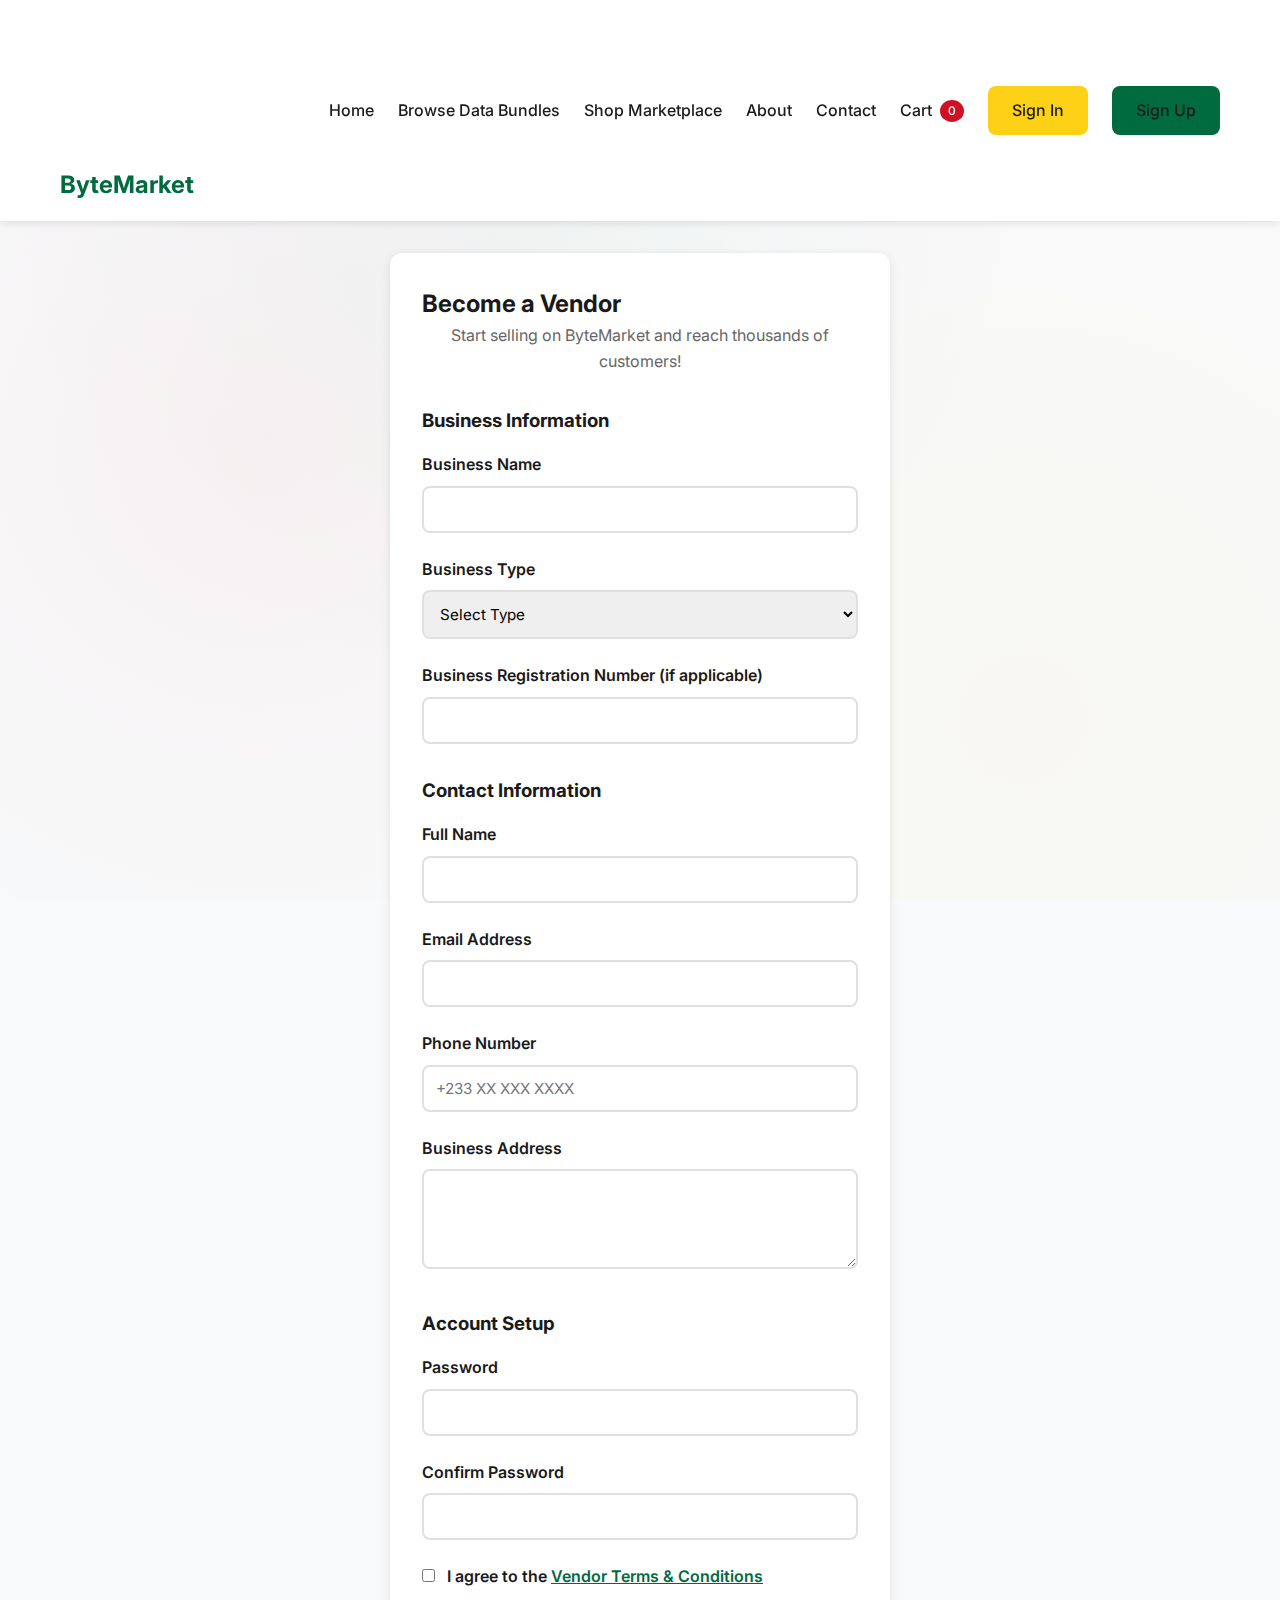
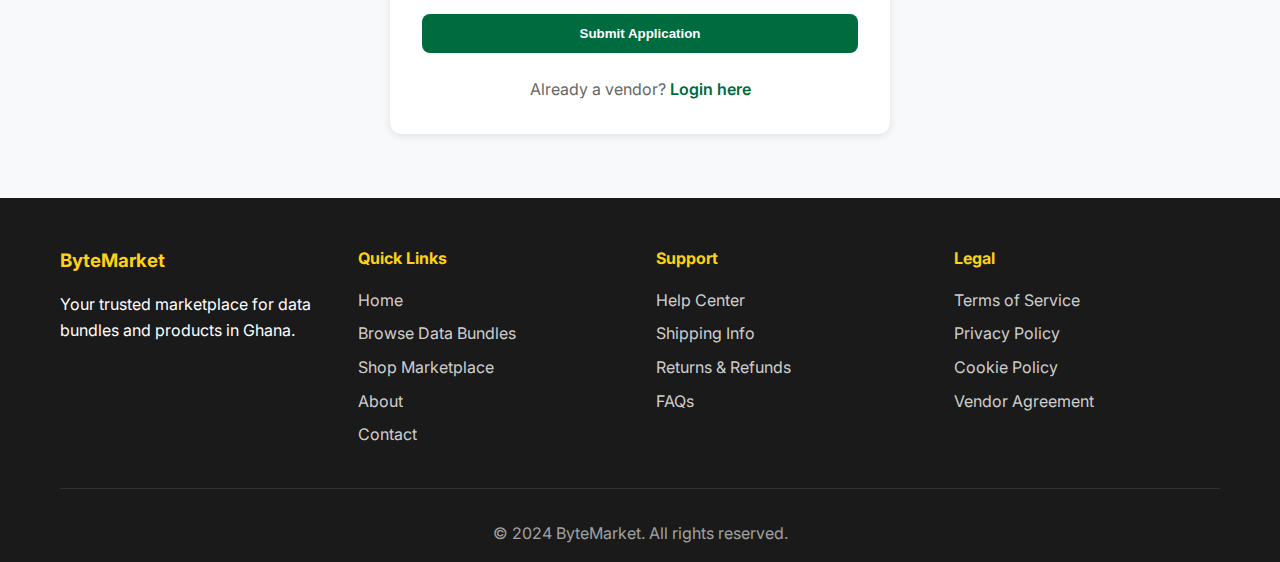
<file: vendor-signup.html>
<!DOCTYPE html>
<html lang="en">
<head>
    <meta charset="UTF-8">
    <meta name="viewport" content="width=device-width, initial-scale=1.0">
    <title>Vendor Signup - ByteMarket</title>
    <link rel="stylesheet" href="static/css/styles.css">
    <link rel="preconnect" href="https://fonts.googleapis.com">
    <link rel="preconnect" href="https://fonts.gstatic.com" crossorigin>
    <link href="https://fonts.googleapis.com/css2?family=Inter:wght@300;400;500;600;700&display=swap" rel="stylesheet">
</head>
<body>
    <!-- Navigation -->
    <nav class="navbar">
        <div class="container">
            <div class="nav-content">
                <div class="logo">
                    <a href="index.html">
                        <svg class="logo-icon" viewBox="0 0 40 40" fill="none" xmlns="http://www.w3.org/2000/svg">
                            <rect x="4" y="4" width="32" height="32" rx="6" fill="var(--primary)" opacity="0.1"/>
                            <path d="M12 8H20C23.3137 8 26 10.6863 26 14C26 17.3137 23.3137 20 20 20H12V8Z" fill="var(--primary)"/>
                            <path d="M12 20H20C23.3137 20 26 22.6863 26 26C26 29.3137 23.3137 32 20 32H12V20Z" fill="var(--primary)"/>
                            <path d="M12 8V20M20 14C20 15.1046 19.1046 16 18 16C16.8954 16 16 15.1046 16 14C16 12.8954 16.8954 12 18 12C19.1046 12 20 12.8954 20 14Z" stroke="var(--bg-primary)" stroke-width="2" stroke-linecap="round"/>
                            <path d="M20 26C20 27.1046 19.1046 28 18 28C16.8954 28 16 27.1046 16 26C16 24.8954 16.8954 24 18 24C19.1046 24 20 24.8954 20 26Z" stroke="var(--bg-primary)" stroke-width="2" stroke-linecap="round"/>
                            <circle cx="30" cy="10" r="2" fill="var(--accent)"/>
                        </svg>
                        <span>ByteMarket</span>
                    </a>
                </div>
                <div class="nav-links">
                    <a href="index.html">Home</a>
                    <a href="products.html?category=data">Browse Data Bundles</a>
                    <a href="products.html">Shop Marketplace</a>
                    <a href="about.html">About</a>
                    <a href="contact.html">Contact</a>
                    <a href="cart.html" class="cart-link">
                        Cart <span class="cart-count">0</span>
                    </a>
                    <a href="login.html" class="btn-secondary">Sign In</a>
                    <a href="signup.html" class="btn-primary">Sign Up</a>
                </div>
                <button class="mobile-menu-toggle">☰</button>
            </div>
        </div>
    </nav>

    <!-- Vendor Signup Form -->
    <section class="auth-section">
        <div class="container">
            <div class="form-container">
                <h2>Become a Vendor</h2>
                <p style="text-align: center; color: var(--text-light); margin-bottom: 2rem;">
                    Start selling on ByteMarket and reach thousands of customers!
                </p>

                <form id="vendorSignupForm">
                    <h3 style="margin-bottom: 1rem;">Business Information</h3>
                    <div class="form-group">
                        <label for="businessName">Business Name</label>
                        <input type="text" id="businessName" name="businessName" required>
                    </div>
                    <div class="form-group">
                        <label for="businessType">Business Type</label>
                        <select id="businessType" name="businessType" required>
                            <option value="">Select Type</option>
                            <option value="individual">Individual</option>
                            <option value="company">Company</option>
                            <option value="partnership">Partnership</option>
                        </select>
                    </div>
                    <div class="form-group">
                        <label for="businessReg">Business Registration Number (if applicable)</label>
                        <input type="text" id="businessReg" name="businessReg">
                    </div>

                    <h3 style="margin-top: 2rem; margin-bottom: 1rem;">Contact Information</h3>
                    <div class="form-group">
                        <label for="vendorName">Full Name</label>
                        <input type="text" id="vendorName" name="vendorName" required>
                    </div>
                    <div class="form-group">
                        <label for="vendorEmail">Email Address</label>
                        <input type="email" id="vendorEmail" name="vendorEmail" required>
                    </div>
                    <div class="form-group">
                        <label for="vendorPhone">Phone Number</label>
                        <input type="tel" id="vendorPhone" name="vendorPhone" placeholder="+233 XX XXX XXXX" required>
                    </div>
                    <div class="form-group">
                        <label for="vendorAddress">Business Address</label>
                        <textarea id="vendorAddress" name="vendorAddress" required></textarea>
                    </div>

                    <h3 style="margin-top: 2rem; margin-bottom: 1rem;">Account Setup</h3>
                    <div class="form-group">
                        <label for="vendorPassword">Password</label>
                        <input type="password" id="vendorPassword" name="password" required minlength="8">
                    </div>
                    <div class="form-group">
                        <label for="vendorConfirmPassword">Confirm Password</label>
                        <input type="password" id="vendorConfirmPassword" name="confirmPassword" required>
                    </div>

                    <div class="form-group">
                        <label style="margin: 0;">
                            <input type="checkbox" id="vendorTerms" required style="width: auto; margin-right: 0.5rem;">
                            I agree to the <a href="#" style="color: var(--primary-color);">Vendor Terms & Conditions</a>
                        </label>
                    </div>

                    <button type="submit" class="btn-primary" style="width: 100%;">Submit Application</button>
                </form>

                <p style="text-align: center; margin-top: 1.5rem; color: var(--text-light);">
                    Already a vendor? <a href="vendor-login.html" style="color: var(--primary-color); text-decoration: none; font-weight: 600;">Login here</a>
                </p>
            </div>
        </div>
    </section>

    <!-- Footer -->
    <footer class="footer">
        <div class="container">
            <div class="footer-content">
                <div class="footer-section">
                    <h3>ByteMarket</h3>
                    <p>Your trusted marketplace for data bundles and products in Ghana.</p>
                </div>
                <div class="footer-section">
                    <h4>Quick Links</h4>
                    <ul>
                        <li><a href="index.html">Home</a></li>
                        <li><a href="products.html?category=data">Browse Data Bundles</a></li>
                        <li><a href="products.html">Shop Marketplace</a></li>
                        <li><a href="about.html">About</a></li>
                        <li><a href="contact.html">Contact</a></li>
                    </ul>
                </div>
                <div class="footer-section">
                    <h4>Support</h4>
                    <ul>
                        <li><a href="#">Help Center</a></li>
                        <li><a href="#">Shipping Info</a></li>
                        <li><a href="#">Returns & Refunds</a></li>
                        <li><a href="#">FAQs</a></li>
                    </ul>
                </div>
                <div class="footer-section">
                    <h4>Legal</h4>
                    <ul>
                        <li><a href="#">Terms of Service</a></li>
                        <li><a href="#">Privacy Policy</a></li>
                        <li><a href="#">Cookie Policy</a></li>
                        <li><a href="#">Vendor Agreement</a></li>
                    </ul>
                </div>
            </div>
            <div class="footer-bottom">
                <p>&copy; 2024 ByteMarket. All rights reserved.</p>
            </div>
        </div>
    </footer>

    <script src="js/main.js"></script>
    <script src="js/auth.js"></script>
    <script>
        // Mobile menu toggle
        document.querySelector('.mobile-menu-toggle')?.addEventListener('click', function() {
            document.querySelector('.nav-links').classList.toggle('active');
        });
    </script>
</body>
</html>
</file>
<file: static/css/styles.css>
/* Ghana Market - Main Stylesheet */
/* Color Scheme: Ghana Flag Colors (Red, Yellow, Green, Black Star) */

:root {
    --ghana-red: #CE1126;
    --ghana-yellow: #FCD116;
    --ghana-green: #006B3F;
    --ghana-black: #000000;
    --primary-color: #006B3F;
    --secondary-color: #FCD116;
    --accent-color: #CE1126;
    --text-dark: #1a1a1a;
    --text-light: #666;
    --bg-light: #f8f9fa;
    --bg-white: #ffffff;
    --border-color: #e0e0e0;
    --shadow: 0 2px 8px rgba(0, 0, 0, 0.1);
    --shadow-hover: 0 4px 16px rgba(0, 0, 0, 0.15);
}

* {
    margin: 0;
    padding: 0;
    box-sizing: border-box;
}

body {
    font-family: 'Inter', -apple-system, BlinkMacSystemFont, 'Segoe UI', sans-serif;
    color: var(--text-dark);
    line-height: 1.6;
    background-color: var(--bg-light);
    background-image: 
        radial-gradient(circle at 20% 50%, rgba(206, 17, 38, 0.03) 0%, transparent 50%),
        radial-gradient(circle at 80% 80%, rgba(252, 209, 22, 0.03) 0%, transparent 50%),
        radial-gradient(circle at 40% 20%, rgba(0, 107, 63, 0.03) 0%, transparent 50%);
    background-attachment: fixed;
}

.container {
    max-width: 1200px;
    margin: 0 auto;
    padding: 0 20px;
}

/* Navigation */
.navbar {
    background: var(--bg-white);
    box-shadow: var(--shadow);
    position: sticky;
    top: 0;
    z-index: 1000;
    padding: 1rem 0;
}

.nav-content {
    display: flex;
    align-items: center;
    justify-content: space-between;
    gap: 2rem;
    flex-wrap: wrap;
}

.logo a {
    font-size: 1.5rem;
    font-weight: 700;
    color: var(--primary-color);
    text-decoration: none;
}

.nav-search {
    flex: 1;
    max-width: 500px;
    display: flex;
    gap: 0.5rem;
}

.nav-search input {
    flex: 1;
    padding: 0.75rem 1rem;
    border: 2px solid var(--border-color);
    border-radius: 8px;
    font-size: 0.95rem;
    transition: border-color 0.3s;
}

.nav-search input:focus {
    outline: none;
    border-color: var(--primary-color);
}

.search-btn {
    padding: 0.75rem 1.5rem;
    background: var(--primary-color);
    color: white;
    border: none;
    border-radius: 8px;
    cursor: pointer;
    font-size: 1rem;
    transition: background 0.3s;
}

.search-btn:hover {
    background: var(--ghana-green);
}

.nav-links {
    display: flex;
    align-items: center;
    gap: 1.5rem;
    flex-wrap: wrap;
}

.nav-links a {
    text-decoration: none;
    color: var(--text-dark);
    font-weight: 500;
    transition: color 0.3s;
    position: relative;
}

.nav-links a:hover,
.nav-links a.active {
    color: var(--primary-color);
}

.nav-links a.active::after {
    content: '';
    position: absolute;
    bottom: -5px;
    left: 0;
    right: 0;
    height: 2px;
    background: var(--primary-color);
}

.cart-link {
    position: relative;
}

.cart-count {
    background: var(--accent-color);
    color: white;
    border-radius: 50%;
    padding: 0.2rem 0.5rem;
    font-size: 0.75rem;
    margin-left: 0.25rem;
}

.mobile-menu-toggle {
    display: none;
    background: none;
    border: none;
    font-size: 1.5rem;
    cursor: pointer;
    color: var(--text-dark);
}

/* Buttons */
.btn-primary {
    background: var(--primary-color);
    color: white;
    padding: 0.75rem 1.5rem;
    border: none;
    border-radius: 8px;
    text-decoration: none;
    display: inline-block;
    font-weight: 600;
    transition: all 0.3s;
    cursor: pointer;
}

.btn-primary:hover {
    background: var(--ghana-green);
    transform: translateY(-2px);
    box-shadow: var(--shadow-hover);
}

.btn-secondary {
    background: var(--secondary-color);
    color: var(--text-dark);
    padding: 0.75rem 1.5rem;
    border: none;
    border-radius: 8px;
    text-decoration: none;
    display: inline-block;
    font-weight: 600;
    transition: all 0.3s;
    cursor: pointer;
}

.btn-secondary:hover {
    background: #f0c810;
    transform: translateY(-2px);
}

.btn-outline {
    background: transparent;
    border: 2px solid var(--primary-color);
    color: var(--primary-color);
    padding: 0.75rem 1.5rem;
    border-radius: 8px;
    text-decoration: none;
    display: inline-block;
    font-weight: 600;
    transition: all 0.3s;
    cursor: pointer;
}

.btn-outline:hover {
    background: var(--primary-color);
    color: white;
}

/* Hero Section */
.hero {
    background: linear-gradient(135deg, var(--primary-color) 0%, var(--ghana-green) 100%);
    color: white;
    padding: 4rem 0;
    text-align: center;
}

.hero-content h1 {
    font-size: 3rem;
    margin-bottom: 1rem;
    font-weight: 700;
}

.hero-content p {
    font-size: 1.25rem;
    margin-bottom: 2rem;
    opacity: 0.95;
}

.hero-buttons {
    display: flex;
    gap: 1rem;
    justify-content: center;
    flex-wrap: wrap;
}

/* Categories */
.categories {
    padding: 4rem 0;
    background: var(--bg-white);
}

.categories h2 {
    text-align: center;
    font-size: 2.5rem;
    margin-bottom: 3rem;
    color: var(--text-dark);
}

.category-grid {
    display: grid;
    grid-template-columns: repeat(auto-fit, minmax(250px, 1fr));
    gap: 2rem;
}

.category-card {
    background: var(--bg-white);
    padding: 2rem;
    border-radius: 12px;
    text-align: center;
    text-decoration: none;
    color: var(--text-dark);
    box-shadow: var(--shadow);
    transition: all 0.3s;
    border: 2px solid transparent;
}

.category-card:hover {
    transform: translateY(-5px);
    box-shadow: var(--shadow-hover);
    border-color: var(--primary-color);
}

.category-icon {
    font-size: 3rem;
    margin-bottom: 1rem;
}

.category-card h3 {
    font-size: 1.5rem;
    margin-bottom: 0.5rem;
    color: var(--primary-color);
}

.category-card p {
    color: var(--text-light);
}

/* Products Grid */
.products-grid {
    display: grid;
    grid-template-columns: repeat(auto-fill, minmax(280px, 1fr));
    gap: 2rem;
    margin-top: 2rem;
}

.product-card {
    background: var(--bg-white);
    border-radius: 12px;
    overflow: hidden;
    box-shadow: var(--shadow);
    transition: all 0.3s;
    display: flex;
    flex-direction: column;
}

.product-card:hover {
    transform: translateY(-5px);
    box-shadow: var(--shadow-hover);
}

.product-image {
    width: 100%;
    height: 200px;
    object-fit: cover;
    background: var(--bg-light);
}

.product-info {
    padding: 1.5rem;
    flex: 1;
    display: flex;
    flex-direction: column;
}

.product-name {
    font-size: 1.1rem;
    font-weight: 600;
    margin-bottom: 0.5rem;
    color: var(--text-dark);
}

.product-category {
    font-size: 0.85rem;
    color: var(--text-light);
    margin-bottom: 0.5rem;
}

.product-price {
    font-size: 1.5rem;
    font-weight: 700;
    color: var(--primary-color);
    margin-bottom: 1rem;
}

.product-description {
    font-size: 0.9rem;
    color: var(--text-light);
    margin-bottom: 1rem;
    flex: 1;
}

.add-to-cart-btn {
    width: 100%;
    padding: 0.75rem;
    background: var(--primary-color);
    color: white;
    border: none;
    border-radius: 8px;
    font-weight: 600;
    cursor: pointer;
    transition: all 0.3s;
}

.add-to-cart-btn:hover {
    background: var(--ghana-green);
    transform: scale(1.02);
}

/* Filters */
.filters-section {
    background: var(--bg-white);
    padding: 2rem;
    border-radius: 12px;
    margin-bottom: 2rem;
    box-shadow: var(--shadow);
}

.filters-grid {
    display: grid;
    grid-template-columns: repeat(auto-fit, minmax(200px, 1fr));
    gap: 1.5rem;
}

.filter-group label {
    display: block;
    margin-bottom: 0.5rem;
    font-weight: 600;
    color: var(--text-dark);
}

.filter-group select,
.filter-group input {
    width: 100%;
    padding: 0.75rem;
    border: 2px solid var(--border-color);
    border-radius: 8px;
    font-size: 0.95rem;
    transition: border-color 0.3s;
}

.filter-group select:focus,
.filter-group input:focus {
    outline: none;
    border-color: var(--primary-color);
}

/* Forms */
.form-container {
    max-width: 500px;
    margin: 2rem auto;
    background: var(--bg-white);
    padding: 2rem;
    border-radius: 12px;
    box-shadow: var(--shadow);
}

.form-group {
    margin-bottom: 1.5rem;
}

.form-group label {
    display: block;
    margin-bottom: 0.5rem;
    font-weight: 600;
    color: var(--text-dark);
}

.form-group input,
.form-group select,
.form-group textarea {
    width: 100%;
    padding: 0.75rem;
    border: 2px solid var(--border-color);
    border-radius: 8px;
    font-size: 0.95rem;
    transition: border-color 0.3s;
    font-family: inherit;
}

.form-group input:focus,
.form-group select:focus,
.form-group textarea:focus {
    outline: none;
    border-color: var(--primary-color);
}

.form-group textarea {
    resize: vertical;
    min-height: 100px;
}

.oauth-button {
    width: 100%;
    padding: 0.75rem;
    background: white;
    border: 2px solid var(--border-color);
    border-radius: 8px;
    display: flex;
    align-items: center;
    justify-content: center;
    gap: 0.5rem;
    cursor: pointer;
    font-weight: 600;
    transition: all 0.3s;
    margin-bottom: 1rem;
}

.oauth-button:hover {
    border-color: var(--primary-color);
    background: var(--bg-light);
}

.divider {
    text-align: center;
    margin: 1.5rem 0;
    color: var(--text-light);
    position: relative;
}

.divider::before,
.divider::after {
    content: '';
    position: absolute;
    top: 50%;
    width: 45%;
    height: 1px;
    background: var(--border-color);
}

.divider::before {
    left: 0;
}

.divider::after {
    right: 0;
}

/* Dashboard */
.dashboard {
    padding: 2rem 0;
}

.dashboard-header {
    background: var(--bg-white);
    padding: 2rem;
    border-radius: 12px;
    margin-bottom: 2rem;
    box-shadow: var(--shadow);
}

.dashboard-nav {
    display: flex;
    gap: 1rem;
    margin-top: 1rem;
    flex-wrap: wrap;
}

.dashboard-nav a {
    padding: 0.75rem 1.5rem;
    background: var(--bg-light);
    color: var(--text-dark);
    text-decoration: none;
    border-radius: 8px;
    transition: all 0.3s;
}

.dashboard-nav a.active,
.dashboard-nav a:hover {
    background: var(--primary-color);
    color: white;
}

.dashboard-section {
    background: var(--bg-white);
    padding: 2rem;
    border-radius: 12px;
    margin-bottom: 2rem;
    box-shadow: var(--shadow);
}

/* Footer */
.footer {
    background: var(--text-dark);
    color: white;
    padding: 3rem 0 1rem;
    margin-top: 4rem;
}

.footer-content {
    display: grid;
    grid-template-columns: repeat(auto-fit, minmax(250px, 1fr));
    gap: 2rem;
    margin-bottom: 2rem;
}

.footer-section h3,
.footer-section h4 {
    margin-bottom: 1rem;
    color: var(--secondary-color);
}

.footer-section ul {
    list-style: none;
}

.footer-section ul li {
    margin-bottom: 0.5rem;
}

.footer-section a {
    color: rgba(255, 255, 255, 0.8);
    text-decoration: none;
    transition: color 0.3s;
}

.footer-section a:hover {
    color: var(--secondary-color);
}

.social-links {
    display: flex;
    gap: 1rem;
    flex-wrap: wrap;
}

.footer-bottom {
    text-align: center;
    padding-top: 2rem;
    border-top: 1px solid rgba(255, 255, 255, 0.1);
    color: rgba(255, 255, 255, 0.6);
}

/* Cart */
.cart-item {
    background: var(--bg-white);
    padding: 1.5rem;
    border-radius: 12px;
    margin-bottom: 1rem;
    display: flex;
    gap: 1.5rem;
    box-shadow: var(--shadow);
}

.cart-item-image {
    width: 120px;
    height: 120px;
    object-fit: cover;
    border-radius: 8px;
}

.cart-item-details {
    flex: 1;
}

.cart-item-actions {
    display: flex;
    align-items: center;
    gap: 1rem;
}

.quantity-control {
    display: flex;
    align-items: center;
    gap: 0.5rem;
}

.quantity-control button {
    width: 32px;
    height: 32px;
    border: 2px solid var(--border-color);
    background: white;
    border-radius: 4px;
    cursor: pointer;
    font-size: 1.2rem;
    transition: all 0.3s;
}

.quantity-control button:hover {
    border-color: var(--primary-color);
    color: var(--primary-color);
}

.quantity-control span {
    min-width: 40px;
    text-align: center;
    font-weight: 600;
}

.cart-summary {
    background: var(--bg-white);
    padding: 2rem;
    border-radius: 12px;
    box-shadow: var(--shadow);
    margin-top: 2rem;
}

.summary-row {
    display: flex;
    justify-content: space-between;
    margin-bottom: 1rem;
    padding-bottom: 1rem;
    border-bottom: 1px solid var(--border-color);
}

.summary-row.total {
    font-size: 1.25rem;
    font-weight: 700;
    color: var(--primary-color);
    border-bottom: none;
    padding-top: 1rem;
}

/* Checkout */
.checkout-steps {
    display: flex;
    justify-content: space-between;
    margin-bottom: 2rem;
    position: relative;
}

.checkout-steps::before {
    content: '';
    position: absolute;
    top: 20px;
    left: 0;
    right: 0;
    height: 2px;
    background: var(--border-color);
    z-index: 0;
}

.checkout-step {
    background: var(--bg-white);
    padding: 0.5rem 1rem;
    border-radius: 50%;
    width: 40px;
    height: 40px;
    display: flex;
    align-items: center;
    justify-content: center;
    font-weight: 600;
    position: relative;
    z-index: 1;
    border: 2px solid var(--border-color);
}

.checkout-step.active {
    background: var(--primary-color);
    color: white;
    border-color: var(--primary-color);
}

.checkout-step.completed {
    background: var(--secondary-color);
    border-color: var(--secondary-color);
}

/* Tables */
.table-container {
    overflow-x: auto;
}

table {
    width: 100%;
    border-collapse: collapse;
    margin-top: 1rem;
}

table th,
table td {
    padding: 1rem;
    text-align: left;
    border-bottom: 1px solid var(--border-color);
}

table th {
    background: var(--bg-light);
    font-weight: 600;
    color: var(--text-dark);
}

table tr:hover {
    background: var(--bg-light);
}

/* Charts Container */
.chart-container {
    background: var(--bg-white);
    padding: 2rem;
    border-radius: 12px;
    margin-bottom: 2rem;
    box-shadow: var(--shadow);
}

.chart-placeholder {
    height: 300px;
    background: var(--bg-light);
    border-radius: 8px;
    display: flex;
    align-items: center;
    justify-content: center;
    color: var(--text-light);
}

/* Stats Cards */
.stats-grid {
    display: grid;
    grid-template-columns: repeat(auto-fit, minmax(250px, 1fr));
    gap: 1.5rem;
    margin-bottom: 2rem;
}

.stat-card {
    background: var(--bg-white);
    padding: 1.5rem;
    border-radius: 12px;
    box-shadow: var(--shadow);
    border-left: 4px solid var(--primary-color);
}

.stat-card h3 {
    font-size: 0.9rem;
    color: var(--text-light);
    margin-bottom: 0.5rem;
    text-transform: uppercase;
    letter-spacing: 0.5px;
}

.stat-card .stat-value {
    font-size: 2rem;
    font-weight: 700;
    color: var(--primary-color);
}

/* Responsive Design */
@media (max-width: 768px) {
    .nav-links {
        display: none;
        flex-direction: column;
        width: 100%;
        margin-top: 1rem;
    }

    .nav-links.active {
        display: flex;
    }

    .mobile-menu-toggle {
        display: block;
    }

    .hero-content h1 {
        font-size: 2rem;
    }

    .hero-content p {
        font-size: 1rem;
    }

    .nav-search {
        max-width: 100%;
        order: 3;
        width: 100%;
    }

    .cart-item {
        flex-direction: column;
    }

    .cart-item-image {
        width: 100%;
        height: 200px;
    }

    .checkout-steps {
        flex-wrap: wrap;
        gap: 1rem;
    }

    .filters-grid {
        grid-template-columns: 1fr;
    }
}

@media (max-width: 480px) {
    .container {
        padding: 0 15px;
    }

    .hero {
        padding: 2rem 0;
    }

    .category-grid,
    .products-grid {
        grid-template-columns: 1fr;
    }

    .hero-buttons {
        flex-direction: column;
    }

    .hero-buttons a {
        width: 100%;
        text-align: center;
    }
}
</file>
